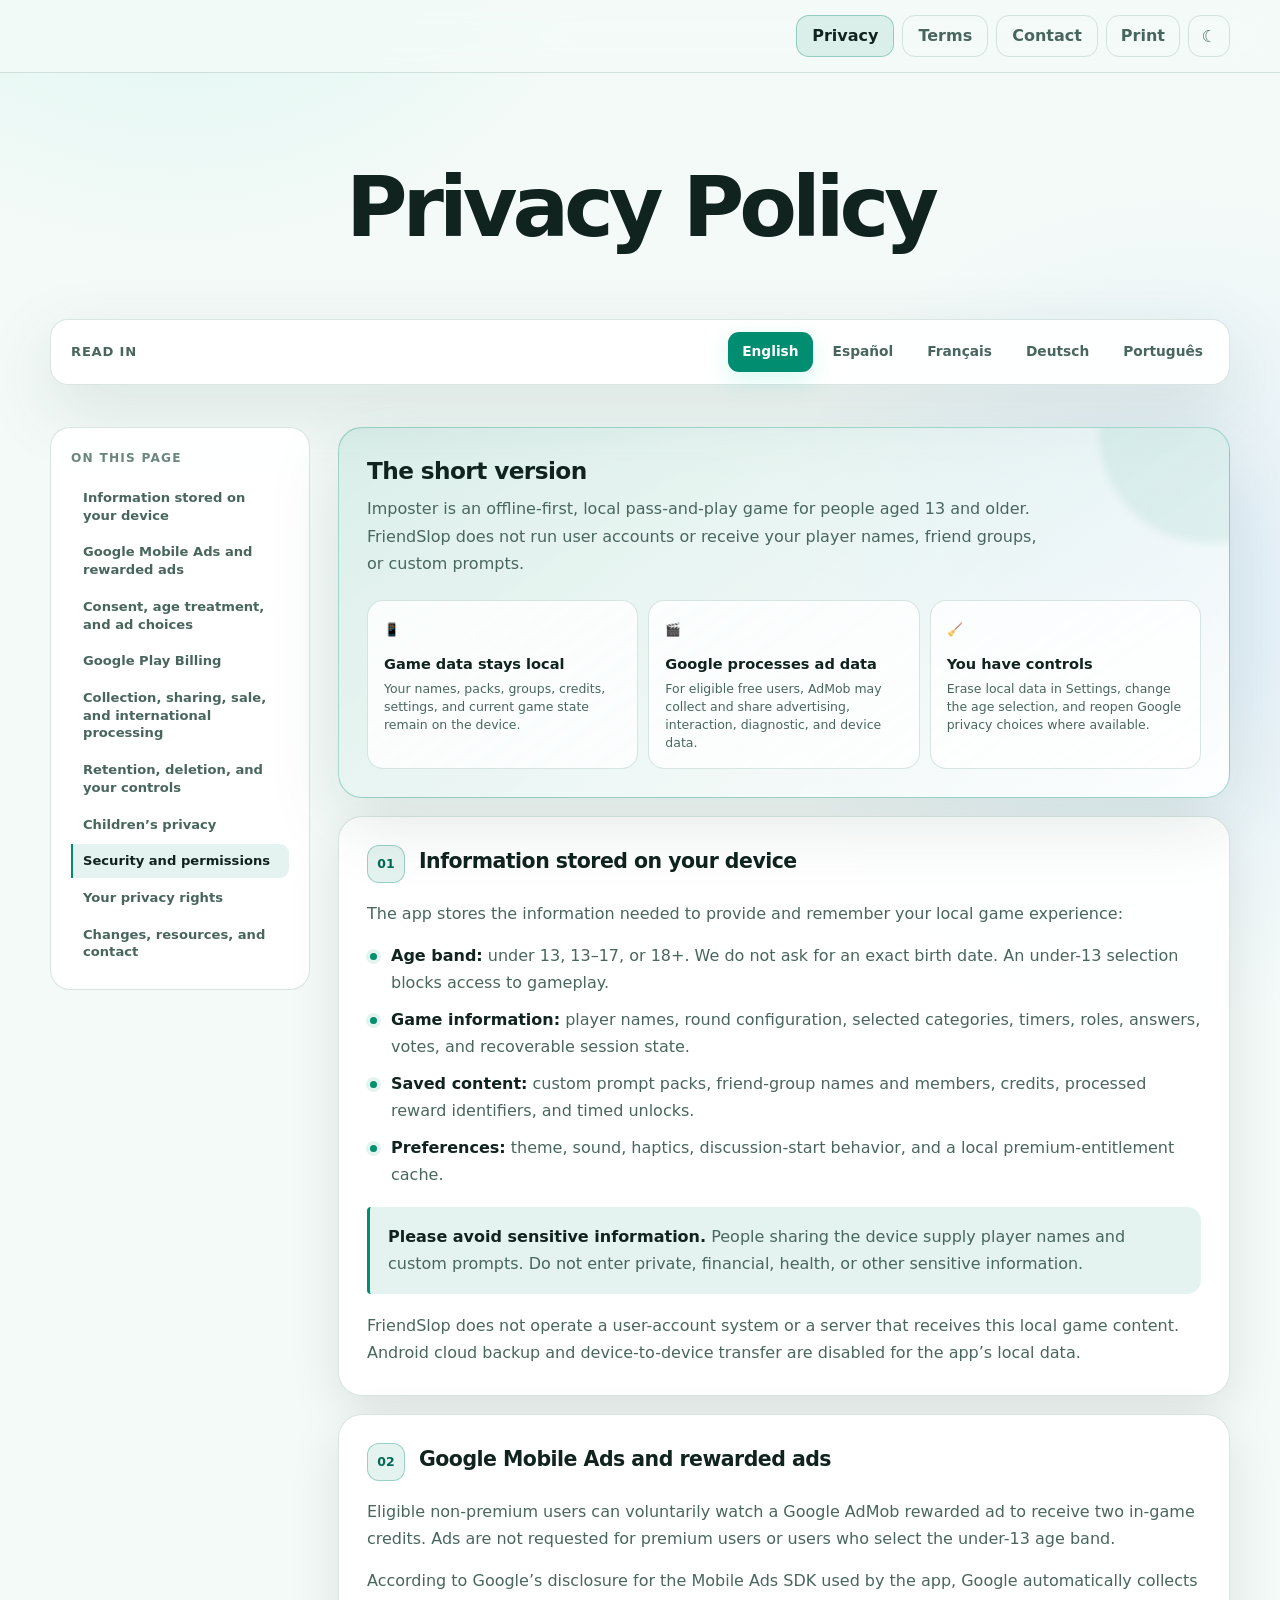
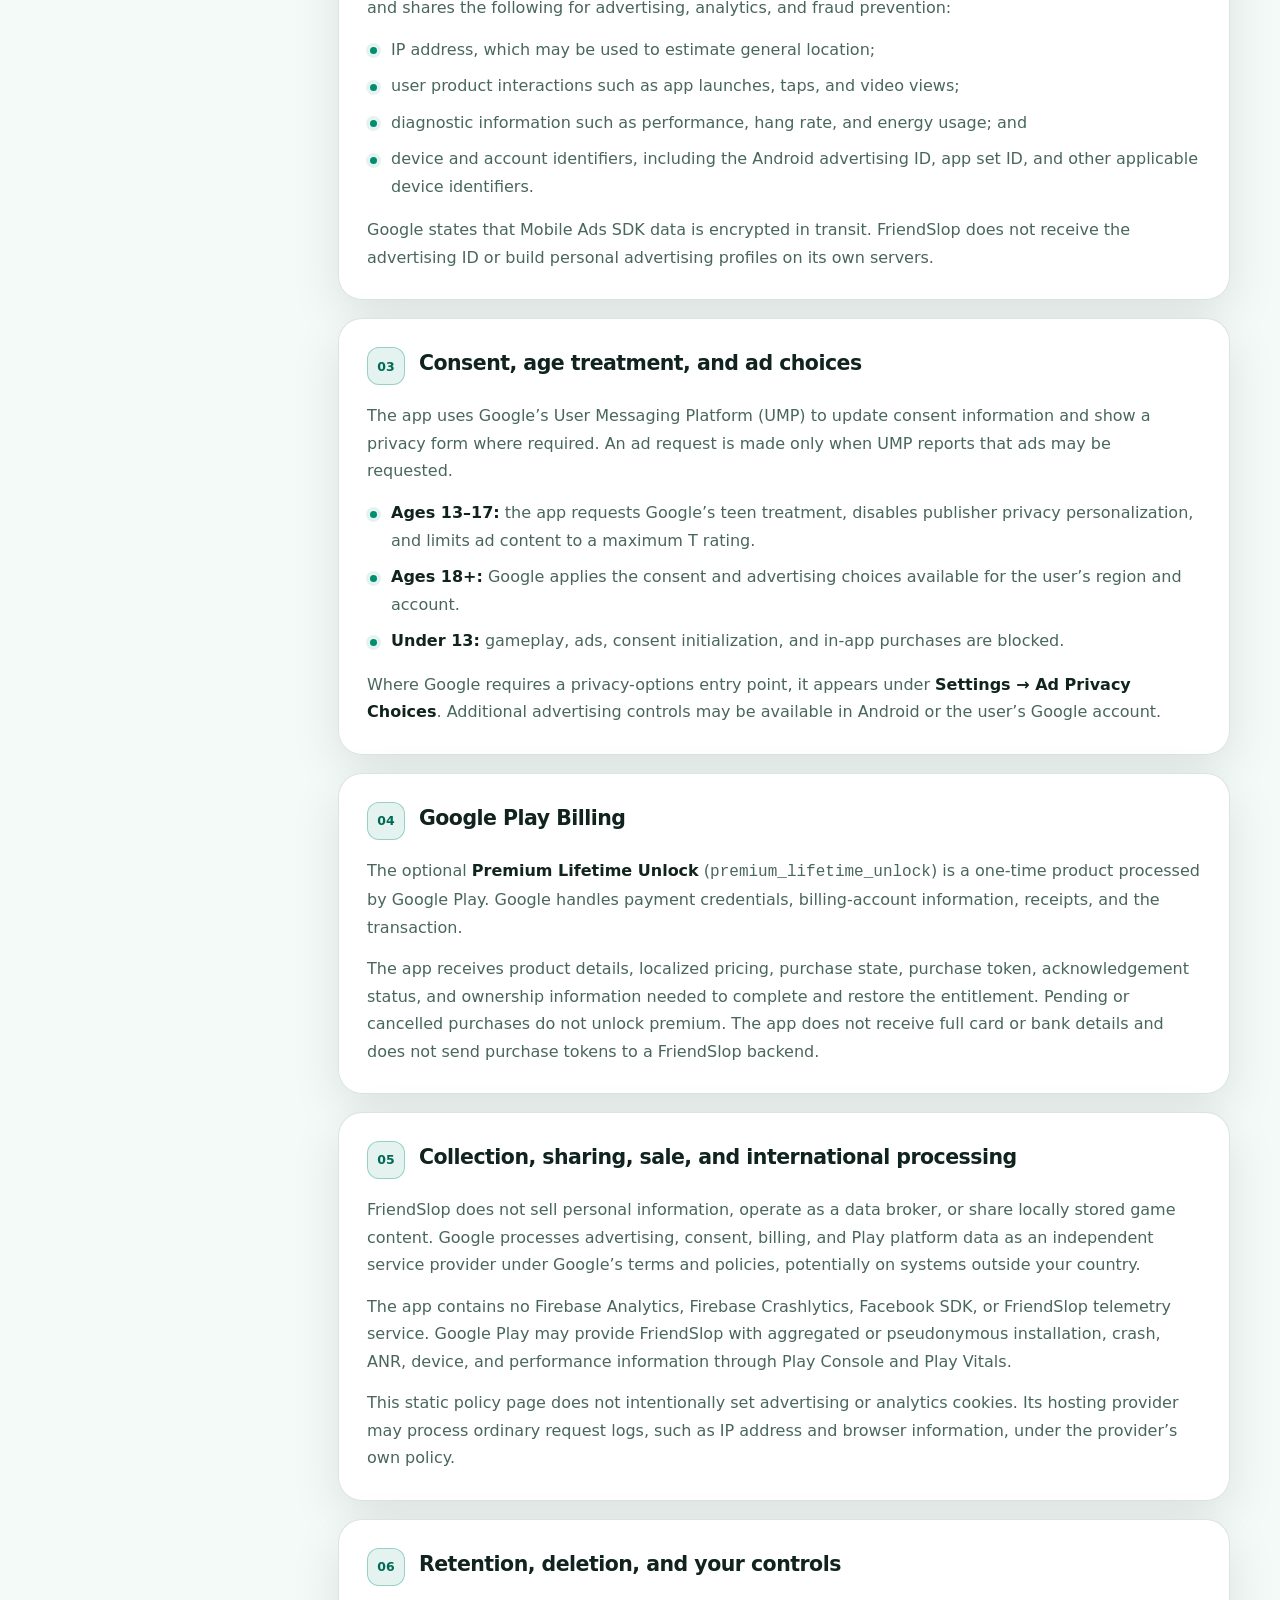
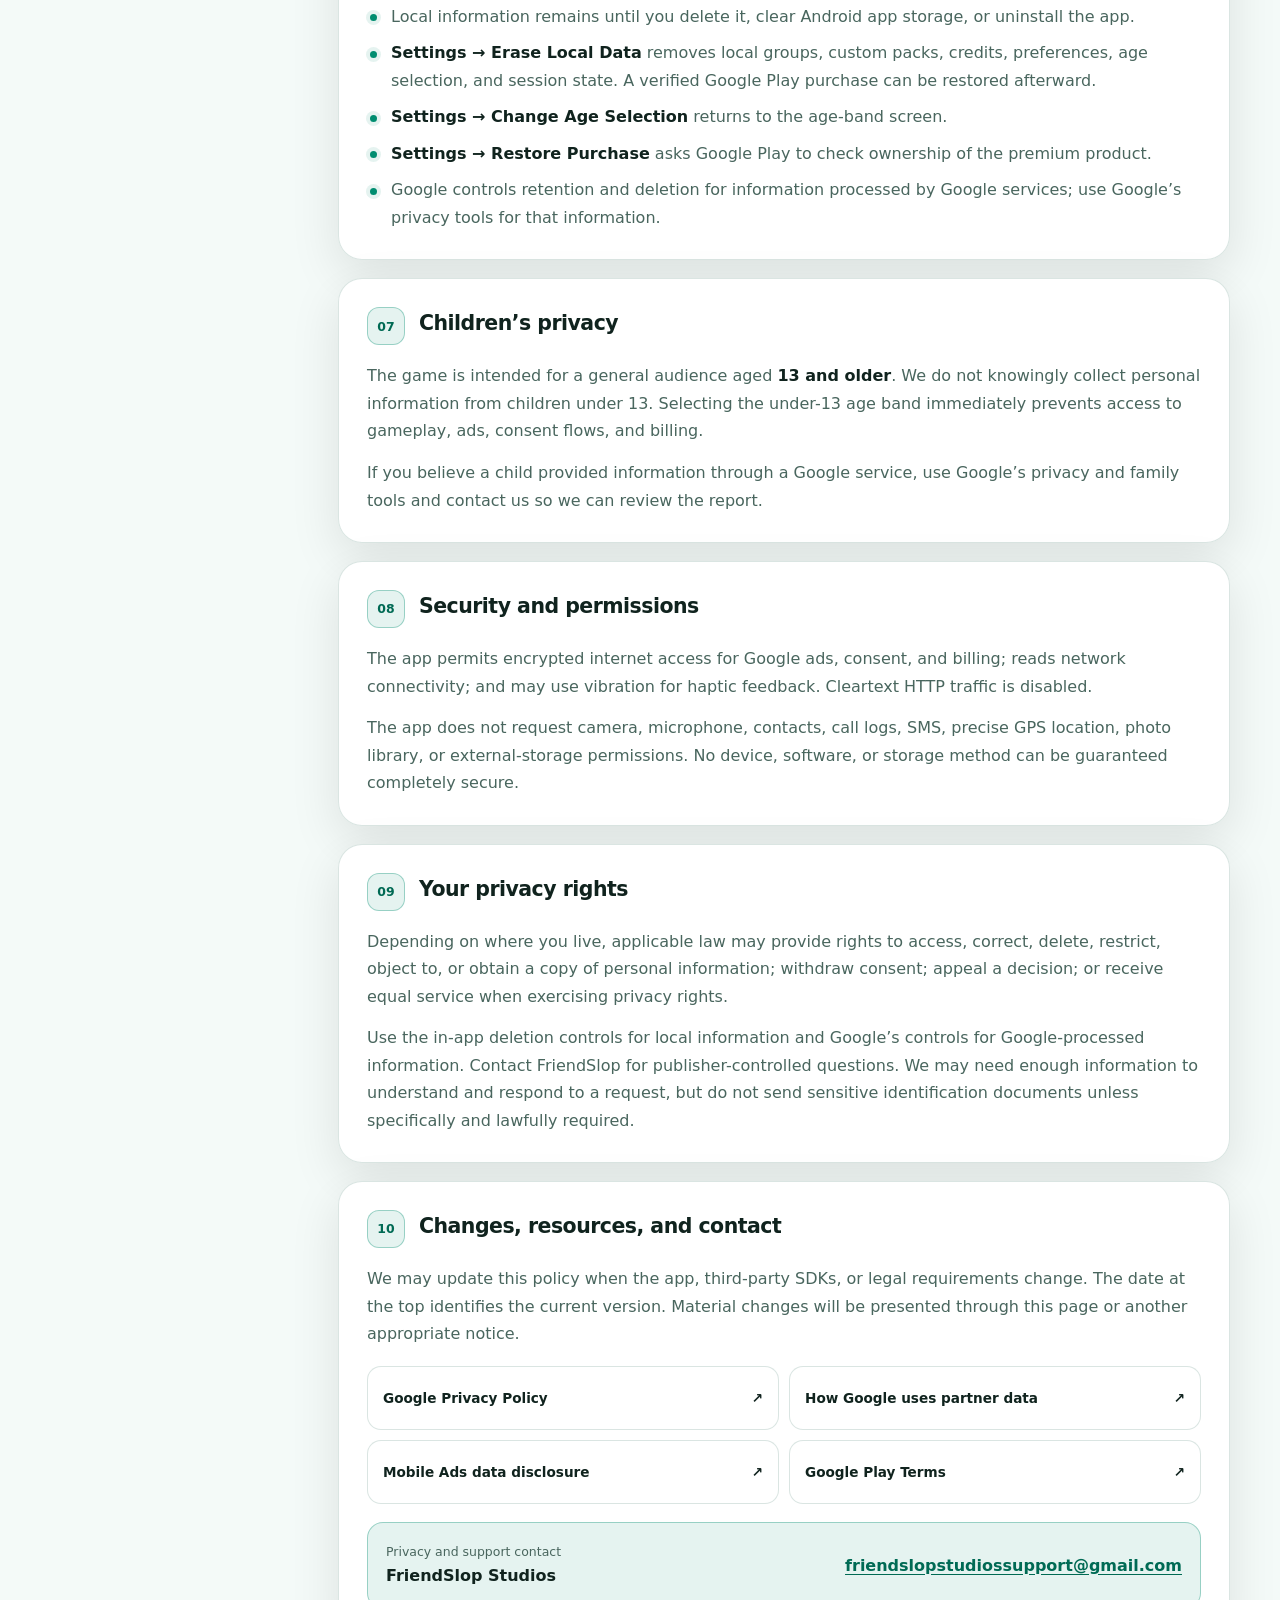
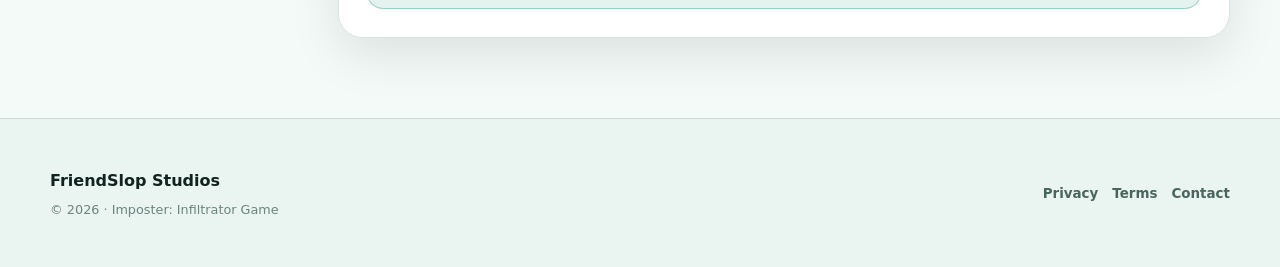
<file: index.html>
<!doctype html>
<html lang="en">
<head>
  <meta charset="utf-8">
  <meta name="viewport" content="width=device-width, initial-scale=1">
  <meta name="color-scheme" content="dark light">
  <meta name="theme-color" content="#07110f">
  <meta name="description" content="Privacy Policy for Imposter: Infiltrator Game by FriendSlop Studios.">
  <title>Privacy Policy</title>
  <link rel="icon" href="favicon.svg" type="image/svg+xml">
  <link rel="stylesheet" href="styles.css">
</head>
<body data-document="privacy">
  <div class="progress" aria-hidden="true"></div>
  <header class="site-header">
    <div class="site-shell header-inner">
      <div class="header-actions">
        <nav class="document-switch" data-i18n-aria="legalDocuments" aria-label="Legal documents">
          <a class="document-link active" data-i18n="navPrivacy" href="index.html" aria-current="page">Privacy</a>
          <a class="document-link" data-i18n="navTerms" data-document-link href="terms.html">Terms</a>
          <a class="document-link" data-i18n="navContact" data-document-link href="contact/">Contact</a>
        </nav>
        <button class="print-button" data-i18n="print" data-print type="button">Print</button>
        <button class="icon-button" data-theme-toggle type="button" aria-label="Use light theme">☀</button>
      </div>
    </div>
  </header>

  <main>
    <section class="hero site-shell">
      <h1 data-i18n="title">Privacy Policy</h1>
    </section>

    <section class="site-shell language-panel" data-i18n-aria="chooseLanguage" aria-label="Choose document language">
      <span class="language-label" data-i18n="readIn">Read in</span>
      <div class="language-tabs" role="group" data-i18n-aria="languages" aria-label="Languages">
        <button class="lang-button active" data-lang="en" aria-pressed="true" type="button">English</button>
        <button class="lang-button" data-lang="es" aria-pressed="false" type="button">Español</button>
        <button class="lang-button" data-lang="fr" aria-pressed="false" type="button">Français</button>
        <button class="lang-button" data-lang="de" aria-pressed="false" type="button">Deutsch</button>
        <button class="lang-button" data-lang="pt-br" aria-pressed="false" type="button">Português</button>
      </div>
    </section>

    <noscript><div class="site-shell noscript">JavaScript is disabled, so the English version is shown. Enable JavaScript to switch languages.</div></noscript>

    <div class="site-shell legal-layout">
      <aside class="toc" data-i18n-aria="onThisPage" aria-label="On this page">
        <p class="toc-title" data-i18n="onThisPage">On this page</p>
        <nav data-toc></nav>
      </aside>

      <div class="legal-content">
        <section class="lang-section" data-language="en" lang="en">
          <div class="snapshot">
            <h2>The short version</h2>
            <p>Imposter is an offline-first, local pass-and-play game for people aged 13 and older. FriendSlop does not run user accounts or receive your player names, friend groups, or custom prompts.</p>
            <div class="snapshot-grid">
              <div class="snapshot-item"><span class="snapshot-icon">📱</span><strong>Game data stays local</strong><span>Your names, packs, groups, credits, settings, and current game state remain on the device.</span></div>
              <div class="snapshot-item"><span class="snapshot-icon">🎬</span><strong>Google processes ad data</strong><span>For eligible free users, AdMob may collect and share advertising, interaction, diagnostic, and device data.</span></div>
              <div class="snapshot-item"><span class="snapshot-icon">🧹</span><strong>You have controls</strong><span>Erase local data in Settings, change the age selection, and reopen Google privacy choices where available.</span></div>
            </div>
          </div>

          <article class="legal-card" id="en-local" data-section>
            <div class="section-heading"><span class="section-number">01</span><h2>Information stored on your device</h2></div>
            <p>The app stores the information needed to provide and remember your local game experience:</p>
            <ul>
              <li><strong>Age band:</strong> under 13, 13–17, or 18+. We do not ask for an exact birth date. An under-13 selection blocks access to gameplay.</li>
              <li><strong>Game information:</strong> player names, round configuration, selected categories, timers, roles, answers, votes, and recoverable session state.</li>
              <li><strong>Saved content:</strong> custom prompt packs, friend-group names and members, credits, processed reward identifiers, and timed unlocks.</li>
              <li><strong>Preferences:</strong> theme, sound, haptics, discussion-start behavior, and a local premium-entitlement cache.</li>
            </ul>
            <div class="callout"><strong>Please avoid sensitive information.</strong> People sharing the device supply player names and custom prompts. Do not enter private, financial, health, or other sensitive information.</div>
            <p>FriendSlop does not operate a user-account system or a server that receives this local game content. Android cloud backup and device-to-device transfer are disabled for the app’s local data.</p>
          </article>

          <article class="legal-card" id="en-google-ads" data-section>
            <div class="section-heading"><span class="section-number">02</span><h2>Google Mobile Ads and rewarded ads</h2></div>
            <p>Eligible non-premium users can voluntarily watch a Google AdMob rewarded ad to receive two in-game credits. Ads are not requested for premium users or users who select the under-13 age band.</p>
            <p>According to Google’s disclosure for the Mobile Ads SDK used by the app, Google automatically collects and shares the following for advertising, analytics, and fraud prevention:</p>
            <ul>
              <li>IP address, which may be used to estimate general location;</li>
              <li>user product interactions such as app launches, taps, and video views;</li>
              <li>diagnostic information such as performance, hang rate, and energy usage; and</li>
              <li>device and account identifiers, including the Android advertising ID, app set ID, and other applicable device identifiers.</li>
            </ul>
            <p>Google states that Mobile Ads SDK data is encrypted in transit. FriendSlop does not receive the advertising ID or build personal advertising profiles on its own servers.</p>
          </article>

          <article class="legal-card" id="en-consent" data-section>
            <div class="section-heading"><span class="section-number">03</span><h2>Consent, age treatment, and ad choices</h2></div>
            <p>The app uses Google’s User Messaging Platform (UMP) to update consent information and show a privacy form where required. An ad request is made only when UMP reports that ads may be requested.</p>
            <ul>
              <li><strong>Ages 13–17:</strong> the app requests Google’s teen treatment, disables publisher privacy personalization, and limits ad content to a maximum T rating.</li>
              <li><strong>Ages 18+:</strong> Google applies the consent and advertising choices available for the user’s region and account.</li>
              <li><strong>Under 13:</strong> gameplay, ads, consent initialization, and in-app purchases are blocked.</li>
            </ul>
            <p>Where Google requires a privacy-options entry point, it appears under <strong>Settings → Ad Privacy Choices</strong>. Additional advertising controls may be available in Android or the user’s Google account.</p>
          </article>

          <article class="legal-card" id="en-billing" data-section>
            <div class="section-heading"><span class="section-number">04</span><h2>Google Play Billing</h2></div>
            <p>The optional <strong>Premium Lifetime Unlock</strong> (<code>premium_lifetime_unlock</code>) is a one-time product processed by Google Play. Google handles payment credentials, billing-account information, receipts, and the transaction.</p>
            <p>The app receives product details, localized pricing, purchase state, purchase token, acknowledgement status, and ownership information needed to complete and restore the entitlement. Pending or cancelled purchases do not unlock premium. The app does not receive full card or bank details and does not send purchase tokens to a FriendSlop backend.</p>
          </article>

          <article class="legal-card" id="en-sharing" data-section>
            <div class="section-heading"><span class="section-number">05</span><h2>Collection, sharing, sale, and international processing</h2></div>
            <p>FriendSlop does not sell personal information, operate as a data broker, or share locally stored game content. Google processes advertising, consent, billing, and Play platform data as an independent service provider under Google’s terms and policies, potentially on systems outside your country.</p>
            <p>The app contains no Firebase Analytics, Firebase Crashlytics, Facebook SDK, or FriendSlop telemetry service. Google Play may provide FriendSlop with aggregated or pseudonymous installation, crash, ANR, device, and performance information through Play Console and Play Vitals.</p>
            <p>This static policy page does not intentionally set advertising or analytics cookies. Its hosting provider may process ordinary request logs, such as IP address and browser information, under the provider’s own policy.</p>
          </article>

          <article class="legal-card" id="en-retention" data-section>
            <div class="section-heading"><span class="section-number">06</span><h2>Retention, deletion, and your controls</h2></div>
            <ul>
              <li>Local information remains until you delete it, clear Android app storage, or uninstall the app.</li>
              <li><strong>Settings → Erase Local Data</strong> removes local groups, custom packs, credits, preferences, age selection, and session state. A verified Google Play purchase can be restored afterward.</li>
              <li><strong>Settings → Change Age Selection</strong> returns to the age-band screen.</li>
              <li><strong>Settings → Restore Purchase</strong> asks Google Play to check ownership of the premium product.</li>
              <li>Google controls retention and deletion for information processed by Google services; use Google’s privacy tools for that information.</li>
            </ul>
          </article>

          <article class="legal-card" id="en-children" data-section>
            <div class="section-heading"><span class="section-number">07</span><h2>Children’s privacy</h2></div>
            <p>The game is intended for a general audience aged <strong>13 and older</strong>. We do not knowingly collect personal information from children under 13. Selecting the under-13 age band immediately prevents access to gameplay, ads, consent flows, and billing.</p>
            <p>If you believe a child provided information through a Google service, use Google’s privacy and family tools and contact us so we can review the report.</p>
          </article>

          <article class="legal-card" id="en-security" data-section>
            <div class="section-heading"><span class="section-number">08</span><h2>Security and permissions</h2></div>
            <p>The app permits encrypted internet access for Google ads, consent, and billing; reads network connectivity; and may use vibration for haptic feedback. Cleartext HTTP traffic is disabled.</p>
            <p>The app does not request camera, microphone, contacts, call logs, SMS, precise GPS location, photo library, or external-storage permissions. No device, software, or storage method can be guaranteed completely secure.</p>
          </article>

          <article class="legal-card" id="en-rights" data-section>
            <div class="section-heading"><span class="section-number">09</span><h2>Your privacy rights</h2></div>
            <p>Depending on where you live, applicable law may provide rights to access, correct, delete, restrict, object to, or obtain a copy of personal information; withdraw consent; appeal a decision; or receive equal service when exercising privacy rights.</p>
            <p>Use the in-app deletion controls for local information and Google’s controls for Google-processed information. Contact FriendSlop for publisher-controlled questions. We may need enough information to understand and respond to a request, but do not send sensitive identification documents unless specifically and lawfully required.</p>
          </article>

          <article class="legal-card" id="en-contact" data-section>
            <div class="section-heading"><span class="section-number">10</span><h2>Changes, resources, and contact</h2></div>
            <p>We may update this policy when the app, third-party SDKs, or legal requirements change. The date at the top identifies the current version. Material changes will be presented through this page or another appropriate notice.</p>
            <div class="link-grid">
              <a class="resource-link" href="https://policies.google.com/privacy" target="_blank" rel="noopener noreferrer">Google Privacy Policy <span>↗</span></a>
              <a class="resource-link" href="https://policies.google.com/technologies/partner-sites" target="_blank" rel="noopener noreferrer">How Google uses partner data <span>↗</span></a>
              <a class="resource-link" href="https://developers.google.com/admob/android/privacy/play-data-disclosure" target="_blank" rel="noopener noreferrer">Mobile Ads data disclosure <span>↗</span></a>
              <a class="resource-link" href="https://play.google.com/about/play-terms/" target="_blank" rel="noopener noreferrer">Google Play Terms <span>↗</span></a>
            </div>
            <div class="contact-card"><div><span>Privacy and support contact</span><strong>FriendSlop Studios</strong></div><a href="mailto:friendslopstudiossupport@gmail.com">friendslopstudiossupport@gmail.com</a></div>
          </article>
        </section>

        <section class="lang-section" data-language="es" lang="es" hidden>
          <div class="snapshot">
            <h2>Resumen rápido</h2>
            <p>Imposter es un juego local y sin conexión para compartir el dispositivo, destinado a personas de 13 años o más. FriendSlop no administra cuentas ni recibe nombres de jugadores, grupos o preguntas personalizadas.</p>
            <div class="snapshot-grid">
              <div class="snapshot-item"><span class="snapshot-icon">📱</span><strong>Los datos del juego son locales</strong><span>Nombres, paquetes, grupos, créditos, ajustes y partida actual permanecen en el dispositivo.</span></div>
              <div class="snapshot-item"><span class="snapshot-icon">🎬</span><strong>Google procesa datos publicitarios</strong><span>Para usuarios gratuitos elegibles, AdMob puede recopilar y compartir datos publicitarios, técnicos y de interacción.</span></div>
              <div class="snapshot-item"><span class="snapshot-icon">🧹</span><strong>Tú tienes el control</strong><span>Borra los datos locales, cambia la selección de edad y revisa las opciones de privacidad de Google.</span></div>
            </div>
          </div>
          <article class="legal-card" id="es-local" data-section>
            <div class="section-heading"><span class="section-number">01</span><h2>Información almacenada en tu dispositivo</h2></div>
            <p>La aplicación guarda la información necesaria para ofrecer y recordar la experiencia local:</p>
            <ul>
              <li><strong>Franja de edad:</strong> menor de 13, 13–17 o 18+. No solicitamos la fecha exacta de nacimiento. Elegir menor de 13 bloquea el juego.</li>
              <li><strong>Información del juego:</strong> nombres, configuración de ronda, categorías, temporizadores, roles, respuestas, votos y estado recuperable de la sesión.</li>
              <li><strong>Contenido guardado:</strong> paquetes personalizados, grupos y miembros, créditos, identificadores de recompensas procesadas y desbloqueos temporales.</li>
              <li><strong>Preferencias:</strong> tema, sonido, vibración, inicio de la discusión y caché local del derecho Premium.</li>
            </ul>
            <div class="callout"><strong>No introduzcas información sensible.</strong> Las personas que comparten el dispositivo proporcionan los nombres y el contenido personalizado. No incluyas datos privados, financieros o de salud.</div>
            <p>FriendSlop no mantiene cuentas ni un servidor que reciba este contenido. La copia en la nube y la transferencia entre dispositivos de Android están desactivadas para los datos locales de la aplicación.</p>
          </article>
          <article class="legal-card" id="es-google-ads" data-section>
            <div class="section-heading"><span class="section-number">02</span><h2>Google Mobile Ads y anuncios recompensados</h2></div>
            <p>Los usuarios elegibles sin Premium pueden ver voluntariamente un anuncio recompensado de AdMob para recibir dos créditos. No se solicitan anuncios para usuarios Premium ni para quienes seleccionan menor de 13 años.</p>
            <p>Según la declaración de Google para el SDK utilizado, Google recopila y comparte automáticamente, con fines de publicidad, análisis y prevención del fraude:</p>
            <ul><li>dirección IP, que puede estimar una ubicación general;</li><li>interacciones como inicios, toques y visualizaciones de vídeo;</li><li>diagnósticos de rendimiento, bloqueos y consumo de energía; y</li><li>identificadores del dispositivo y la cuenta, incluido el identificador publicitario de Android y el ID del conjunto de aplicaciones.</li></ul>
            <p>Google indica que estos datos se cifran durante la transmisión. FriendSlop no recibe el identificador publicitario ni crea perfiles publicitarios personales en servidores propios.</p>
          </article>
          <article class="legal-card" id="es-consent" data-section>
            <div class="section-heading"><span class="section-number">03</span><h2>Consentimiento, tratamiento por edad y opciones</h2></div>
            <p>La aplicación usa la Plataforma de Mensajería para Usuarios (UMP) de Google para actualizar el consentimiento y mostrar un formulario cuando sea necesario. Solo solicita anuncios cuando UMP indica que puede hacerlo.</p>
            <ul><li><strong>13–17 años:</strong> se solicita el tratamiento para adolescentes, se desactiva la personalización del editor y se limita el contenido publicitario a la clasificación máxima T.</li><li><strong>18+:</strong> Google aplica las opciones disponibles para la región y cuenta.</li><li><strong>Menores de 13:</strong> se bloquean juego, anuncios, consentimiento y compras.</li></ul>
            <p>Cuando Google lo exige, <strong>Ajustes → Opciones de privacidad de anuncios</strong> permite revisar las elecciones. Android y la cuenta de Google pueden ofrecer controles adicionales.</p>
          </article>
          <article class="legal-card" id="es-billing" data-section>
            <div class="section-heading"><span class="section-number">04</span><h2>Facturación de Google Play</h2></div>
            <p>El <strong>Desbloqueo Premium de por vida</strong> (<code>premium_lifetime_unlock</code>) es un producto de pago único procesado por Google Play. Google gestiona credenciales de pago, cuenta de facturación, recibos y transacción.</p>
            <p>La aplicación recibe detalles del producto, precio localizado, estado, token de compra, confirmación y propiedad para completar o restaurar el derecho. Las compras pendientes o canceladas no activan Premium. La aplicación no recibe datos completos de tarjeta o banco ni envía tokens a un servidor de FriendSlop.</p>
          </article>
          <article class="legal-card" id="es-sharing" data-section>
            <div class="section-heading"><span class="section-number">05</span><h2>Recopilación, intercambio, venta y tratamiento internacional</h2></div>
            <p>FriendSlop no vende información personal, no actúa como corredor de datos ni comparte el contenido local del juego. Google trata datos de publicidad, consentimiento, facturación y plataforma conforme a sus propias condiciones, posiblemente fuera de tu país.</p>
            <p>La aplicación no contiene Firebase Analytics, Firebase Crashlytics, SDK de Facebook ni telemetría de FriendSlop. Google Play puede proporcionar información agregada o seudónima sobre instalaciones, fallos, ANR, dispositivos y rendimiento mediante Play Console y Play Vitals.</p>
            <p>Esta página estática no instala intencionadamente cookies publicitarias o analíticas. El proveedor de alojamiento puede procesar registros normales de solicitud conforme a su política.</p>
          </article>
          <article class="legal-card" id="es-retention" data-section>
            <div class="section-heading"><span class="section-number">06</span><h2>Conservación, eliminación y controles</h2></div>
            <ul><li>La información local permanece hasta que la elimines, borres el almacenamiento de Android o desinstales la aplicación.</li><li><strong>Ajustes → Borrar datos locales</strong> elimina grupos, paquetes, créditos, preferencias, edad y sesión. Una compra verificada puede restaurarse.</li><li><strong>Cambiar selección de edad</strong> vuelve a la pantalla de edad.</li><li><strong>Restaurar compra</strong> solicita a Google Play comprobar Premium.</li><li>Google controla la conservación de sus servicios; usa sus herramientas para esos datos.</li></ul>
          </article>
          <article class="legal-card" id="es-children" data-section>
            <div class="section-heading"><span class="section-number">07</span><h2>Privacidad infantil</h2></div>
            <p>El juego está destinado a un público general de <strong>13 años o más</strong>. No recopilamos conscientemente información personal de menores de 13 años. Esa selección bloquea inmediatamente juego, anuncios, consentimiento y facturación.</p>
            <p>Si crees que un menor proporcionó información mediante un servicio de Google, utiliza las herramientas de privacidad y familia de Google y contáctanos.</p>
          </article>
          <article class="legal-card" id="es-security" data-section>
            <div class="section-heading"><span class="section-number">08</span><h2>Seguridad y permisos</h2></div>
            <p>La aplicación permite Internet cifrado para anuncios, consentimiento y facturación de Google; comprueba la conexión y puede usar vibración. El tráfico HTTP sin cifrar está desactivado.</p>
            <p>No solicita cámara, micrófono, contactos, llamadas, SMS, ubicación GPS precisa, fotos ni almacenamiento externo. Ningún sistema puede garantizar seguridad absoluta.</p>
          </article>
          <article class="legal-card" id="es-rights" data-section>
            <div class="section-heading"><span class="section-number">09</span><h2>Tus derechos de privacidad</h2></div>
            <p>Según tu residencia, puedes tener derechos de acceso, corrección, eliminación, limitación, oposición, portabilidad, retirada del consentimiento, apelación o no discriminación.</p>
            <p>Usa los controles de la aplicación para datos locales y los de Google para datos tratados por Google. Contacta a FriendSlop para asuntos bajo su control. No envíes documentos de identidad sensibles salvo que sean necesarios y se soliciten legalmente.</p>
          </article>
          <article class="legal-card" id="es-contact" data-section>
            <div class="section-heading"><span class="section-number">10</span><h2>Cambios, recursos y contacto</h2></div>
            <p>Podemos actualizar esta política cuando cambien la aplicación, los SDK o la ley. La fecha superior identifica la versión vigente y los cambios importantes se comunicarán aquí o mediante otro aviso apropiado.</p>
            <div class="link-grid"><a class="resource-link" href="https://policies.google.com/privacy" target="_blank" rel="noopener noreferrer">Privacidad de Google <span>↗</span></a><a class="resource-link" href="https://policies.google.com/technologies/partner-sites" target="_blank" rel="noopener noreferrer">Uso de datos por Google <span>↗</span></a><a class="resource-link" href="https://developers.google.com/admob/android/privacy/play-data-disclosure" target="_blank" rel="noopener noreferrer">Datos de Mobile Ads <span>↗</span></a><a class="resource-link" href="https://play.google.com/about/play-terms/" target="_blank" rel="noopener noreferrer">Condiciones de Google Play <span>↗</span></a></div>
            <div class="contact-card"><div><span>Contacto de privacidad y soporte</span><strong>FriendSlop Studios</strong></div><a href="mailto:friendslopstudiossupport@gmail.com">friendslopstudiossupport@gmail.com</a></div>
          </article>
        </section>

        <section class="lang-section" data-language="fr" lang="fr" hidden>
          <div class="snapshot">
            <h2>En bref</h2>
            <p>Imposter est un jeu local, hors ligne et partagé sur un même appareil, destiné aux personnes de 13 ans et plus. FriendSlop ne gère aucun compte et ne reçoit ni noms de joueurs, ni groupes, ni contenus personnalisés.</p>
            <div class="snapshot-grid"><div class="snapshot-item"><span class="snapshot-icon">📱</span><strong>Les données de jeu restent locales</strong><span>Noms, packs, groupes, crédits, réglages et partie en cours restent sur l’appareil.</span></div><div class="snapshot-item"><span class="snapshot-icon">🎬</span><strong>Google traite les données publicitaires</strong><span>Pour les utilisateurs gratuits éligibles, AdMob peut collecter et partager des données publicitaires, techniques et d’interaction.</span></div><div class="snapshot-item"><span class="snapshot-icon">🧹</span><strong>Vous gardez le contrôle</strong><span>Effacez les données locales, changez l’âge sélectionné et consultez les choix Google.</span></div></div>
          </div>
          <article class="legal-card" id="fr-local" data-section><div class="section-heading"><span class="section-number">01</span><h2>Informations stockées sur votre appareil</h2></div><p>L’application conserve les informations nécessaires à l’expérience locale :</p><ul><li><strong>Tranche d’âge :</strong> moins de 13 ans, 13–17 ans ou 18+. Aucune date de naissance exacte n’est demandée. Le choix « moins de 13 ans » bloque le jeu.</li><li><strong>Données de jeu :</strong> noms, paramètres de manche, catégories, minuteries, rôles, réponses, votes et état de session récupérable.</li><li><strong>Contenu enregistré :</strong> packs personnalisés, groupes et membres, crédits, identifiants de récompense traités et déverrouillages temporaires.</li><li><strong>Préférences :</strong> thème, son, vibrations, lancement de la discussion et cache local du droit Premium.</li></ul><div class="callout"><strong>N’inscrivez aucune information sensible.</strong> Les participants saisissent les noms et contenus personnalisés. Évitez les données privées, financières ou de santé.</div><p>FriendSlop ne gère ni comptes ni serveur recevant ce contenu. La sauvegarde cloud et le transfert Android sont désactivés pour les données locales.</p></article>
          <article class="legal-card" id="fr-google-ads" data-section><div class="section-heading"><span class="section-number">02</span><h2>Google Mobile Ads et publicités récompensées</h2></div><p>Les utilisateurs éligibles sans Premium peuvent choisir de regarder une publicité AdMob pour recevoir deux crédits. Aucune publicité n’est demandée pour les utilisateurs Premium ou ayant choisi moins de 13 ans.</p><p>Selon la déclaration de Google pour le SDK utilisé, Google collecte et partage automatiquement, pour la publicité, l’analyse et la prévention de la fraude :</p><ul><li>l’adresse IP, pouvant estimer une zone géographique générale ;</li><li>les interactions, dont lancements, appuis et vues vidéo ;</li><li>les diagnostics de performance, blocages et consommation d’énergie ;</li><li>les identifiants d’appareil et de compte, dont l’identifiant publicitaire Android et l’App Set ID.</li></ul><p>Google indique que ces données sont chiffrées en transit. FriendSlop ne reçoit pas l’identifiant publicitaire et ne crée pas de profils publicitaires sur ses propres serveurs.</p></article>
          <article class="legal-card" id="fr-consent" data-section><div class="section-heading"><span class="section-number">03</span><h2>Consentement, âge et choix publicitaires</h2></div><p>L’application utilise la User Messaging Platform (UMP) de Google pour actualiser le consentement et afficher un formulaire lorsque nécessaire. Une publicité n’est demandée que si UMP l’autorise.</p><ul><li><strong>13–17 ans :</strong> traitement adolescent demandé, personnalisation de l’éditeur désactivée et contenu limité au classement maximal T.</li><li><strong>18+ :</strong> Google applique les choix disponibles pour la région et le compte.</li><li><strong>Moins de 13 ans :</strong> jeu, publicités, consentement et achats sont bloqués.</li></ul><p>Lorsque Google l’exige, <strong>Paramètres → Choix de confidentialité publicitaire</strong> permet de revoir les choix. Android et le compte Google peuvent proposer d’autres contrôles.</p></article>
          <article class="legal-card" id="fr-billing" data-section><div class="section-heading"><span class="section-number">04</span><h2>Facturation Google Play</h2></div><p>Le <strong>Déblocage Premium à vie</strong> (<code>premium_lifetime_unlock</code>) est un achat unique traité par Google Play. Google gère les moyens de paiement, le compte de facturation, les reçus et la transaction.</p><p>L’application reçoit les détails du produit, le prix localisé, l’état, le jeton d’achat, l’accusé de traitement et la propriété nécessaires à l’activation ou la restauration. Un achat en attente ou annulé n’active pas Premium. L’application ne reçoit pas les données bancaires complètes et n’envoie aucun jeton à un serveur FriendSlop.</p></article>
          <article class="legal-card" id="fr-sharing" data-section><div class="section-heading"><span class="section-number">05</span><h2>Collecte, partage, vente et traitement international</h2></div><p>FriendSlop ne vend pas d’informations personnelles, n’est pas courtier en données et ne partage pas le contenu local. Google traite les données de publicité, consentement, facturation et plateforme selon ses propres conditions, éventuellement hors de votre pays.</p><p>L’application n’intègre ni Firebase Analytics, ni Firebase Crashlytics, ni SDK Facebook, ni télémétrie FriendSlop. Google Play peut fournir des données agrégées ou pseudonymes d’installation, de plantage, d’ANR, d’appareil et de performance via Play Console et Play Vitals.</p><p>Cette page statique ne place volontairement aucun cookie publicitaire ou analytique. L’hébergeur peut traiter des journaux de requêtes ordinaires selon sa politique.</p></article>
          <article class="legal-card" id="fr-retention" data-section><div class="section-heading"><span class="section-number">06</span><h2>Conservation, suppression et contrôles</h2></div><ul><li>Les informations locales restent jusqu’à leur suppression, l’effacement du stockage Android ou la désinstallation.</li><li><strong>Paramètres → Effacer les données locales</strong> supprime groupes, packs, crédits, préférences, âge et session. Un achat Google Play vérifié peut être restauré.</li><li><strong>Changer l’âge sélectionné</strong> rouvre l’écran d’âge.</li><li><strong>Restaurer l’achat</strong> demande à Google Play de vérifier Premium.</li><li>Google contrôle la conservation de ses services ; utilisez ses outils pour ces données.</li></ul></article>
          <article class="legal-card" id="fr-children" data-section><div class="section-heading"><span class="section-number">07</span><h2>Vie privée des enfants</h2></div><p>Le jeu s’adresse à un public général de <strong>13 ans et plus</strong>. Nous ne collectons pas sciemment les informations personnelles d’enfants de moins de 13 ans. Ce choix bloque immédiatement jeu, publicités, consentement et facturation.</p><p>Si vous pensez qu’un enfant a transmis des informations via un service Google, utilisez les outils Google de confidentialité et de famille et contactez-nous.</p></article>
          <article class="legal-card" id="fr-security" data-section><div class="section-heading"><span class="section-number">08</span><h2>Sécurité et autorisations</h2></div><p>L’application autorise l’accès Internet chiffré pour les publicités, le consentement et la facturation Google, vérifie la connexion réseau et peut vibrer. Le trafic HTTP non chiffré est désactivé.</p><p>Elle ne demande aucun accès à la caméra, au microphone, aux contacts, aux appels, aux SMS, à la position GPS précise, aux photos ou au stockage externe. Aucun système ne peut garantir une sécurité absolue.</p></article>
          <article class="legal-card" id="fr-rights" data-section><div class="section-heading"><span class="section-number">09</span><h2>Vos droits</h2></div><p>Selon votre lieu de résidence, vous pouvez disposer de droits d’accès, rectification, suppression, limitation, opposition, portabilité, retrait du consentement, recours ou non-discrimination.</p><p>Utilisez les contrôles de l’application pour les données locales et ceux de Google pour les données Google. Contactez FriendSlop pour les sujets sous son contrôle. N’envoyez aucun document d’identité sensible sauf demande légale et nécessaire.</p></article>
          <article class="legal-card" id="fr-contact" data-section><div class="section-heading"><span class="section-number">10</span><h2>Modifications, ressources et contact</h2></div><p>Nous pouvons mettre à jour cette politique si l’application, les SDK ou la loi changent. La date en haut indique la version actuelle. Les changements importants seront signalés ici ou par un autre avis approprié.</p><div class="link-grid"><a class="resource-link" href="https://policies.google.com/privacy" target="_blank" rel="noopener noreferrer">Confidentialité Google <span>↗</span></a><a class="resource-link" href="https://policies.google.com/technologies/partner-sites" target="_blank" rel="noopener noreferrer">Utilisation des données par Google <span>↗</span></a><a class="resource-link" href="https://developers.google.com/admob/android/privacy/play-data-disclosure" target="_blank" rel="noopener noreferrer">Données Mobile Ads <span>↗</span></a><a class="resource-link" href="https://play.google.com/about/play-terms/" target="_blank" rel="noopener noreferrer">Conditions Google Play <span>↗</span></a></div><div class="contact-card"><div><span>Contact confidentialité et assistance</span><strong>FriendSlop Studios</strong></div><a href="mailto:friendslopstudiossupport@gmail.com">friendslopstudiossupport@gmail.com</a></div></article>
        </section>

        <section class="lang-section" data-language="de" lang="de" hidden>
          <div class="snapshot"><h2>Kurzfassung</h2><p>Imposter ist ein lokales Offline-Spiel zum Weiterreichen des Geräts für Personen ab 13 Jahren. FriendSlop betreibt keine Konten und erhält keine Spielernamen, Gruppen oder eigenen Inhalte.</p><div class="snapshot-grid"><div class="snapshot-item"><span class="snapshot-icon">📱</span><strong>Spieldaten bleiben lokal</strong><span>Namen, Pakete, Gruppen, Credits, Einstellungen und Spielstand bleiben auf dem Gerät.</span></div><div class="snapshot-item"><span class="snapshot-icon">🎬</span><strong>Google verarbeitet Werbedaten</strong><span>Bei berechtigten kostenlosen Nutzern kann AdMob Werbe-, Interaktions-, Diagnose- und Gerätedaten erfassen und teilen.</span></div><div class="snapshot-item"><span class="snapshot-icon">🧹</span><strong>Sie behalten die Kontrolle</strong><span>Löschen Sie lokale Daten, ändern Sie die Altersauswahl und prüfen Sie Google-Datenschutzoptionen.</span></div></div></div>
          <article class="legal-card" id="de-local" data-section><div class="section-heading"><span class="section-number">01</span><h2>Auf Ihrem Gerät gespeicherte Informationen</h2></div><p>Die App speichert die für das lokale Spielerlebnis nötigen Informationen:</p><ul><li><strong>Altersgruppe:</strong> unter 13, 13–17 oder 18+. Ein genaues Geburtsdatum wird nicht abgefragt. Unter 13 blockiert den Spielzugang.</li><li><strong>Spieldaten:</strong> Namen, Rundeneinstellungen, Kategorien, Timer, Rollen, Antworten, Abstimmungen und wiederherstellbarer Sitzungsstand.</li><li><strong>Gespeicherte Inhalte:</strong> eigene Prompt-Pakete, Gruppen und Mitglieder, Credits, verarbeitete Belohnungskennungen und zeitlich begrenzte Freischaltungen.</li><li><strong>Einstellungen:</strong> Design, Ton, Haptik, Diskussionsstart und lokaler Premium-Berechtigungsstatus.</li></ul><div class="callout"><strong>Keine sensiblen Daten eingeben.</strong> Teilnehmende geben Namen und eigene Inhalte ein. Vermeiden Sie private, finanzielle oder gesundheitliche Angaben.</div><p>FriendSlop betreibt weder Konten noch einen Server, der diese Inhalte empfängt. Android-Cloud-Backup und Geräteübertragung sind für lokale App-Daten deaktiviert.</p></article>
          <article class="legal-card" id="de-google-ads" data-section><div class="section-heading"><span class="section-number">02</span><h2>Google Mobile Ads und Werbeprämien</h2></div><p>Berechtigte Nutzer ohne Premium können freiwillig eine AdMob-Werbung ansehen und zwei Credits erhalten. Für Premium- oder Unter-13-Nutzer werden keine Anzeigen angefordert.</p><p>Laut Googles Offenlegung für das verwendete SDK erfasst und teilt Google für Werbung, Analyse und Betrugsprävention automatisch:</p><ul><li>IP-Adresse zur möglichen Schätzung des allgemeinen Standorts;</li><li>Interaktionen wie App-Starts, Tippen und Videoaufrufe;</li><li>Diagnosedaten zu Leistung, Hängern und Energieverbrauch; und</li><li>Geräte- und Kontokennungen einschließlich Android-Werbe-ID und App-Set-ID.</li></ul><p>Google gibt an, diese Daten bei der Übertragung zu verschlüsseln. FriendSlop erhält die Werbe-ID nicht und erstellt keine eigenen personenbezogenen Werbeprofile.</p></article>
          <article class="legal-card" id="de-consent" data-section><div class="section-heading"><span class="section-number">03</span><h2>Einwilligung, Altersbehandlung und Werbeoptionen</h2></div><p>Die App nutzt Googles User Messaging Platform (UMP), um Einwilligungsinformationen zu aktualisieren und erforderliche Formulare anzuzeigen. Anzeigen werden nur angefordert, wenn UMP dies erlaubt.</p><ul><li><strong>13–17:</strong> Teenager-Behandlung wird angefordert, Publisher-Personalisierung deaktiviert und Anzeigeninhalt auf maximal T begrenzt.</li><li><strong>18+:</strong> Google wendet die für Region und Konto verfügbaren Optionen an.</li><li><strong>Unter 13:</strong> Spiel, Werbung, Einwilligungsablauf und Käufe sind gesperrt.</li></ul><p>Wenn erforderlich, können Entscheidungen unter <strong>Einstellungen → Datenschutzoptionen für Werbung</strong> überprüft werden. Android und Google-Konto können weitere Kontrollen bieten.</p></article>
          <article class="legal-card" id="de-billing" data-section><div class="section-heading"><span class="section-number">04</span><h2>Google Play-Abrechnung</h2></div><p>Die optionale <strong>lebenslange Premium-Freischaltung</strong> (<code>premium_lifetime_unlock</code>) ist ein einmaliges Produkt, das Google Play verarbeitet. Google verwaltet Zahlungsdaten, Abrechnungskonto, Belege und Transaktion.</p><p>Die App erhält Produktdetails, lokalen Preis, Kaufstatus, Kauf-Token, Bestätigungsstatus und Eigentumsinformation für Aktivierung oder Wiederherstellung. Ausstehende oder stornierte Käufe schalten Premium nicht frei. Vollständige Karten- oder Bankdaten werden nicht empfangen; Kauf-Tokens werden nicht an einen FriendSlop-Server gesendet.</p></article>
          <article class="legal-card" id="de-sharing" data-section><div class="section-heading"><span class="section-number">05</span><h2>Erhebung, Weitergabe, Verkauf und internationale Verarbeitung</h2></div><p>FriendSlop verkauft keine personenbezogenen Daten, ist kein Datenhändler und teilt lokale Spielinhalte nicht. Google verarbeitet Werbe-, Einwilligungs-, Abrechnungs- und Plattformdaten nach eigenen Bedingungen, möglicherweise außerhalb Ihres Landes.</p><p>Die App enthält weder Firebase Analytics, Firebase Crashlytics, Facebook SDK noch FriendSlop-Telemetrie. Google Play kann aggregierte oder pseudonyme Installations-, Absturz-, ANR-, Geräte- und Leistungsdaten über Play Console und Play Vitals bereitstellen.</p><p>Diese statische Seite setzt bewusst keine Werbe- oder Analyse-Cookies. Der Hosting-Anbieter kann übliche Anfrageprotokolle nach seiner Richtlinie verarbeiten.</p></article>
          <article class="legal-card" id="de-retention" data-section><div class="section-heading"><span class="section-number">06</span><h2>Speicherung, Löschung und Kontrollen</h2></div><ul><li>Lokale Informationen bleiben bis zur Löschung, zum Leeren des Android-App-Speichers oder zur Deinstallation.</li><li><strong>Einstellungen → Lokale Daten löschen</strong> entfernt Gruppen, Pakete, Credits, Einstellungen, Altersauswahl und Sitzung. Ein bestätigter Google-Play-Kauf kann wiederhergestellt werden.</li><li><strong>Altersauswahl ändern</strong> öffnet die Altersseite erneut.</li><li><strong>Kauf wiederherstellen</strong> lässt Google Play Premium prüfen.</li><li>Google bestimmt die Aufbewahrung seiner Servicedaten; nutzen Sie dafür Googles Datenschutztools.</li></ul></article>
          <article class="legal-card" id="de-children" data-section><div class="section-heading"><span class="section-number">07</span><h2>Datenschutz von Kindern</h2></div><p>Das Spiel richtet sich an ein allgemeines Publikum ab <strong>13 Jahren</strong>. Wir erheben wissentlich keine personenbezogenen Daten von Kindern unter 13. Diese Auswahl sperrt sofort Spiel, Werbung, Einwilligungsablauf und Abrechnung.</p><p>Wenn ein Kind über einen Google-Dienst Daten übermittelt haben könnte, nutzen Sie Googles Datenschutz- und Familientools und kontaktieren Sie uns.</p></article>
          <article class="legal-card" id="de-security" data-section><div class="section-heading"><span class="section-number">08</span><h2>Sicherheit und Berechtigungen</h2></div><p>Die App erlaubt verschlüsselten Internetzugang für Google-Werbung, Einwilligung und Abrechnung, prüft die Netzwerkverbindung und kann vibrieren. Unverschlüsseltes HTTP ist deaktiviert.</p><p>Sie fordert keinen Zugriff auf Kamera, Mikrofon, Kontakte, Anruflisten, SMS, genauen GPS-Standort, Fotos oder externen Speicher an. Vollständige Sicherheit kann kein System garantieren.</p></article>
          <article class="legal-card" id="de-rights" data-section><div class="section-heading"><span class="section-number">09</span><h2>Ihre Datenschutzrechte</h2></div><p>Je nach Wohnort können Rechte auf Auskunft, Berichtigung, Löschung, Einschränkung, Widerspruch, Datenübertragbarkeit, Widerruf, Beschwerde oder Gleichbehandlung bestehen.</p><p>Nutzen Sie App-Kontrollen für lokale Daten und Google-Kontrollen für Google-Daten. Kontaktieren Sie FriendSlop zu dessen Verantwortungsbereich. Senden Sie keine sensiblen Ausweisdokumente, außer sie werden rechtmäßig und notwendig angefordert.</p></article>
          <article class="legal-card" id="de-contact" data-section><div class="section-heading"><span class="section-number">10</span><h2>Änderungen, Ressourcen und Kontakt</h2></div><p>Wir können diese Richtlinie aktualisieren, wenn sich App, SDKs oder Rechtslage ändern. Das Datum oben bezeichnet die aktuelle Fassung. Wesentliche Änderungen werden hier oder durch einen anderen geeigneten Hinweis bekannt gegeben.</p><div class="link-grid"><a class="resource-link" href="https://policies.google.com/privacy" target="_blank" rel="noopener noreferrer">Google-Datenschutz <span>↗</span></a><a class="resource-link" href="https://policies.google.com/technologies/partner-sites" target="_blank" rel="noopener noreferrer">Googles Datennutzung <span>↗</span></a><a class="resource-link" href="https://developers.google.com/admob/android/privacy/play-data-disclosure" target="_blank" rel="noopener noreferrer">Mobile-Ads-Daten <span>↗</span></a><a class="resource-link" href="https://play.google.com/about/play-terms/" target="_blank" rel="noopener noreferrer">Google Play-Bedingungen <span>↗</span></a></div><div class="contact-card"><div><span>Datenschutz und Support</span><strong>FriendSlop Studios</strong></div><a href="mailto:friendslopstudiossupport@gmail.com">friendslopstudiossupport@gmail.com</a></div></article>
        </section>

        <section class="lang-section" data-language="pt-br" lang="pt-BR" hidden>
          <div class="snapshot"><h2>Resumo rápido</h2><p>Imposter é um jogo local, offline e de passar o aparelho, destinado a pessoas com 13 anos ou mais. A FriendSlop não mantém contas nem recebe nomes, grupos ou conteúdo personalizado.</p><div class="snapshot-grid"><div class="snapshot-item"><span class="snapshot-icon">📱</span><strong>Os dados do jogo ficam no aparelho</strong><span>Nomes, pacotes, grupos, créditos, preferências e partida atual permanecem localmente.</span></div><div class="snapshot-item"><span class="snapshot-icon">🎬</span><strong>O Google processa dados de anúncios</strong><span>Para usuários gratuitos qualificados, o AdMob pode coletar e compartilhar dados de publicidade, interação, diagnóstico e dispositivo.</span></div><div class="snapshot-item"><span class="snapshot-icon">🧹</span><strong>Você tem controles</strong><span>Apague dados locais, altere a faixa etária e reveja escolhas de privacidade do Google.</span></div></div></div>
          <article class="legal-card" id="pt-local" data-section><div class="section-heading"><span class="section-number">01</span><h2>Informações armazenadas no seu aparelho</h2></div><p>O aplicativo guarda as informações necessárias para a experiência local:</p><ul><li><strong>Faixa etária:</strong> menor de 13, 13–17 ou 18+. Não pedimos a data exata de nascimento. Selecionar menor de 13 bloqueia o jogo.</li><li><strong>Dados do jogo:</strong> nomes, configuração da rodada, categorias, cronômetros, papéis, respostas, votos e estado recuperável da sessão.</li><li><strong>Conteúdo salvo:</strong> pacotes personalizados, grupos e membros, créditos, identificadores de recompensa processados e desbloqueios temporários.</li><li><strong>Preferências:</strong> tema, som, resposta tátil, início da discussão e cache local do direito Premium.</li></ul><div class="callout"><strong>Não insira informações sensíveis.</strong> As pessoas que compartilham o aparelho fornecem nomes e conteúdo personalizado. Evite dados privados, financeiros ou de saúde.</div><p>A FriendSlop não mantém contas nem servidor que receba esse conteúdo. O backup em nuvem e a transferência entre aparelhos Android estão desativados para os dados locais.</p></article>
          <article class="legal-card" id="pt-google-ads" data-section><div class="section-heading"><span class="section-number">02</span><h2>Google Mobile Ads e anúncios premiados</h2></div><p>Usuários qualificados sem Premium podem escolher assistir a um anúncio premiado do AdMob para receber dois créditos. Nenhum anúncio é solicitado para usuários Premium ou menores de 13 anos.</p><p>Segundo a divulgação do Google para o SDK usado, o Google coleta e compartilha automaticamente, para publicidade, análise e prevenção de fraude:</p><ul><li>endereço IP, que pode estimar localização geral;</li><li>interações como abertura do app, toques e visualizações de vídeo;</li><li>diagnósticos de desempenho, travamentos e uso de energia; e</li><li>identificadores do aparelho e da conta, incluindo ID de publicidade Android e App Set ID.</li></ul><p>O Google informa que esses dados são criptografados em trânsito. A FriendSlop não recebe o ID de publicidade nem cria perfis publicitários em servidores próprios.</p></article>
          <article class="legal-card" id="pt-consent" data-section><div class="section-heading"><span class="section-number">03</span><h2>Consentimento, tratamento por idade e escolhas</h2></div><p>O aplicativo usa a User Messaging Platform (UMP) do Google para atualizar o consentimento e mostrar um formulário quando necessário. Um anúncio só é solicitado quando a UMP informa que isso é permitido.</p><ul><li><strong>13–17 anos:</strong> é solicitado tratamento para adolescentes, a personalização do editor é desativada e o conteúdo é limitado à classificação máxima T.</li><li><strong>18+:</strong> o Google aplica as opções disponíveis para a região e conta.</li><li><strong>Menores de 13:</strong> jogo, anúncios, consentimento e compras são bloqueados.</li></ul><p>Quando exigido, <strong>Configurações → Escolhas de privacidade de anúncios</strong> permite rever opções. Android e Conta do Google podem oferecer controles adicionais.</p></article>
          <article class="legal-card" id="pt-billing" data-section><div class="section-heading"><span class="section-number">04</span><h2>Faturamento do Google Play</h2></div><p>O <strong>Desbloqueio Premium vitalício</strong> (<code>premium_lifetime_unlock</code>) é um produto de compra única processado pelo Google Play. O Google gerencia dados de pagamento, conta de faturamento, recibos e transação.</p><p>O aplicativo recebe detalhes do produto, preço localizado, estado, token da compra, confirmação e propriedade para ativar ou restaurar o direito. Compras pendentes ou canceladas não ativam o Premium. O app não recebe dados completos de cartão ou banco nem envia tokens a um servidor da FriendSlop.</p></article>
          <article class="legal-card" id="pt-sharing" data-section><div class="section-heading"><span class="section-number">05</span><h2>Coleta, compartilhamento, venda e processamento internacional</h2></div><p>A FriendSlop não vende informações pessoais, não atua como corretora de dados e não compartilha o conteúdo local. O Google processa dados de publicidade, consentimento, faturamento e plataforma conforme seus termos, possivelmente fora do seu país.</p><p>O aplicativo não contém Firebase Analytics, Firebase Crashlytics, SDK do Facebook ou telemetria da FriendSlop. O Google Play pode fornecer dados agregados ou pseudônimos de instalação, falhas, ANR, aparelho e desempenho pelo Play Console e Play Vitals.</p><p>Esta página estática não define intencionalmente cookies de publicidade ou análise. O provedor de hospedagem pode processar registros comuns de requisição conforme sua política.</p></article>
          <article class="legal-card" id="pt-retention" data-section><div class="section-heading"><span class="section-number">06</span><h2>Retenção, exclusão e controles</h2></div><ul><li>As informações locais permanecem até serem apagadas, o armazenamento Android ser limpo ou o app ser desinstalado.</li><li><strong>Configurações → Apagar dados locais</strong> remove grupos, pacotes, créditos, preferências, idade e sessão. Uma compra verificada pode ser restaurada.</li><li><strong>Alterar seleção de idade</strong> retorna à tela de idade.</li><li><strong>Restaurar compra</strong> pede ao Google Play para verificar o Premium.</li><li>O Google controla a retenção dos seus serviços; use as ferramentas do Google para esses dados.</li></ul></article>
          <article class="legal-card" id="pt-children" data-section><div class="section-heading"><span class="section-number">07</span><h2>Privacidade infantil</h2></div><p>O jogo é destinado ao público geral de <strong>13 anos ou mais</strong>. Não coletamos conscientemente informações pessoais de menores de 13. Essa seleção bloqueia imediatamente jogo, anúncios, consentimento e faturamento.</p><p>Se você acredita que uma criança forneceu informações por um serviço do Google, use as ferramentas de privacidade e família do Google e entre em contato conosco.</p></article>
          <article class="legal-card" id="pt-security" data-section><div class="section-heading"><span class="section-number">08</span><h2>Segurança e permissões</h2></div><p>O aplicativo permite Internet criptografada para anúncios, consentimento e faturamento do Google, verifica a conexão e pode usar vibração. O tráfego HTTP não criptografado está desativado.</p><p>Não solicita câmera, microfone, contatos, chamadas, SMS, localização GPS precisa, fotos ou armazenamento externo. Nenhum sistema garante segurança absoluta.</p></article>
          <article class="legal-card" id="pt-rights" data-section><div class="section-heading"><span class="section-number">09</span><h2>Seus direitos de privacidade</h2></div><p>Dependendo de onde você mora, pode ter direitos de acesso, correção, exclusão, restrição, oposição, portabilidade, retirada de consentimento, recurso ou não discriminação.</p><p>Use os controles do aplicativo para dados locais e os do Google para dados do Google. Contate a FriendSlop sobre assuntos sob seu controle. Não envie documentos de identidade sensíveis salvo solicitação legal e necessária.</p></article>
          <article class="legal-card" id="pt-contact" data-section><div class="section-heading"><span class="section-number">10</span><h2>Alterações, recursos e contato</h2></div><p>Podemos atualizar esta política quando o aplicativo, os SDKs ou a lei mudarem. A data no topo identifica a versão atual. Mudanças importantes serão apresentadas aqui ou por outro aviso adequado.</p><div class="link-grid"><a class="resource-link" href="https://policies.google.com/privacy" target="_blank" rel="noopener noreferrer">Privacidade do Google <span>↗</span></a><a class="resource-link" href="https://policies.google.com/technologies/partner-sites" target="_blank" rel="noopener noreferrer">Uso de dados pelo Google <span>↗</span></a><a class="resource-link" href="https://developers.google.com/admob/android/privacy/play-data-disclosure" target="_blank" rel="noopener noreferrer">Dados do Mobile Ads <span>↗</span></a><a class="resource-link" href="https://play.google.com/about/play-terms/" target="_blank" rel="noopener noreferrer">Termos do Google Play <span>↗</span></a></div><div class="contact-card"><div><span>Contato de privacidade e suporte</span><strong>FriendSlop Studios</strong></div><a href="mailto:friendslopstudiossupport@gmail.com">friendslopstudiossupport@gmail.com</a></div></article>
        </section>
      </div>
    </div>
  </main>

  <footer class="site-footer">
    <div class="site-shell footer-inner">
      <div class="footer-copy"><strong>FriendSlop Studios</strong><span>© 2026 · Imposter: Infiltrator Game</span></div>
      <nav class="footer-links" data-i18n-aria="footerNavigation" aria-label="Footer navigation"><a data-i18n="navPrivacy" href="index.html">Privacy</a><a data-i18n="navTerms" data-document-link href="terms.html">Terms</a><a data-i18n="navContact" data-document-link href="contact/">Contact</a></nav>
    </div>
  </footer>
  <button class="back-to-top" data-i18n-aria="backToTop" type="button" aria-label="Back to top">↑</button>
  <script src="app.js" defer></script>
</body>
</html>
</file>
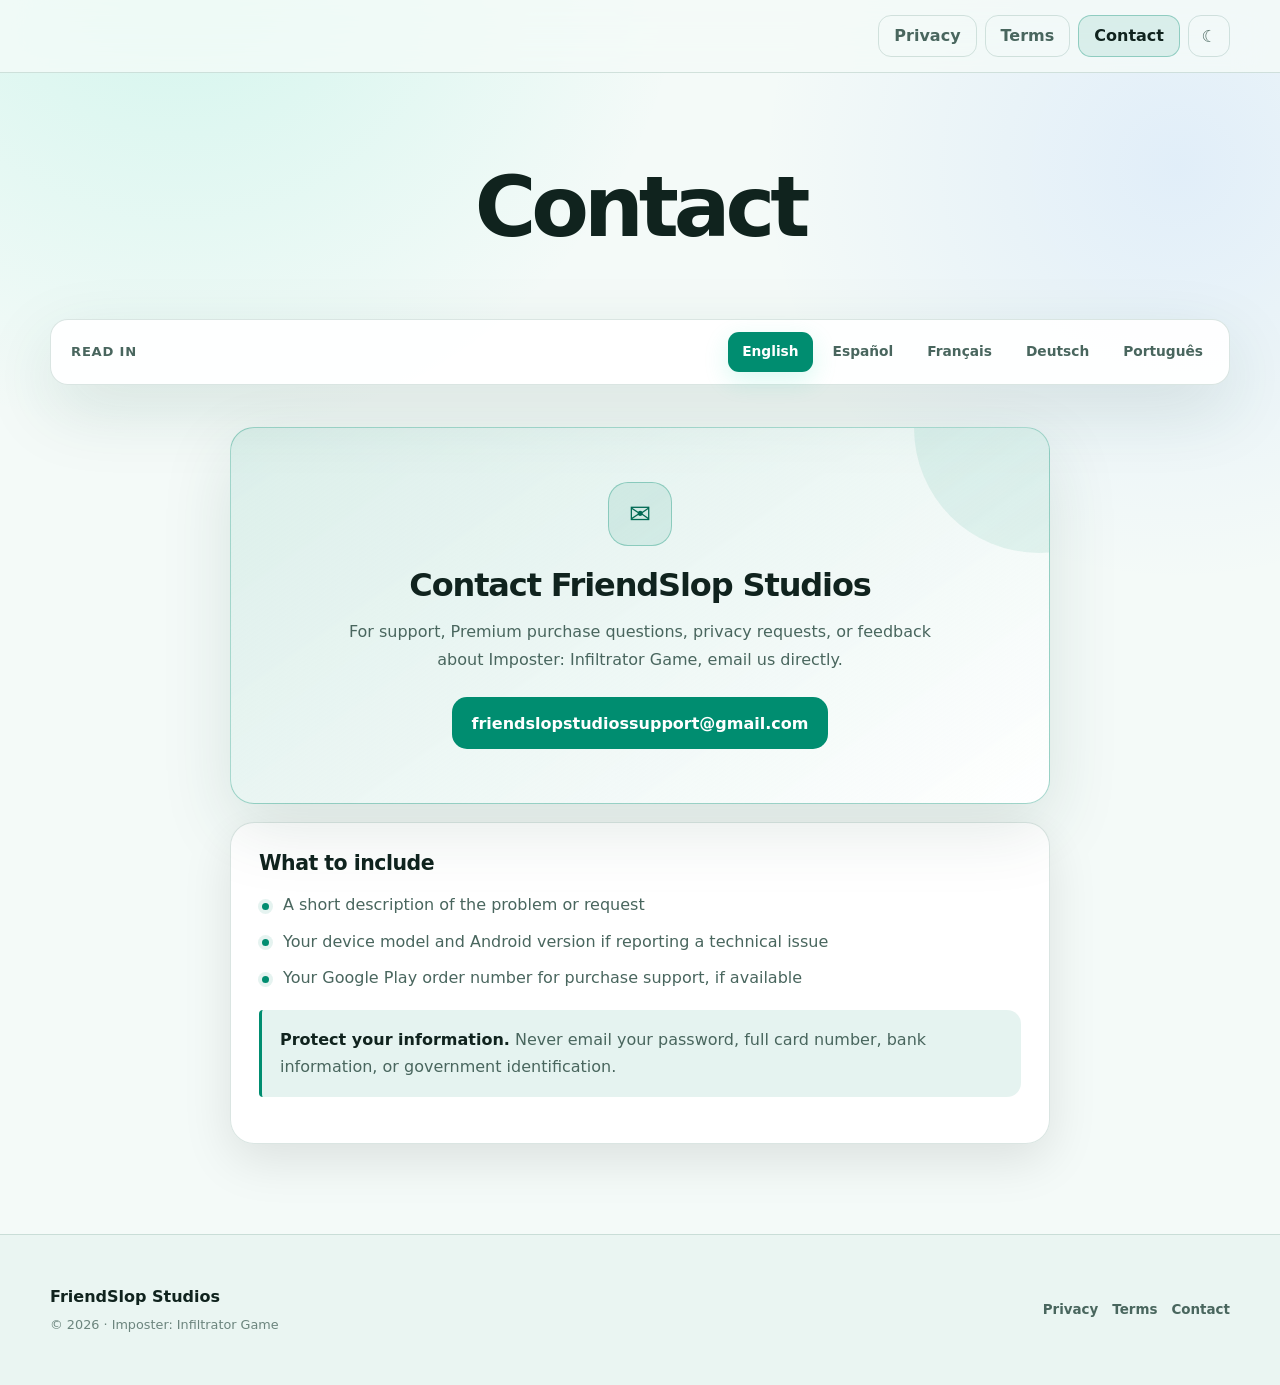
<file: contact/index.html>
<!doctype html>
<html lang="en">
<head>
  <meta charset="utf-8">
  <meta name="viewport" content="width=device-width, initial-scale=1">
  <meta name="color-scheme" content="dark light">
  <meta name="theme-color" content="#07110f">
  <meta name="description" content="Contact FriendSlop Studios for Imposter: Infiltrator Game support and privacy questions.">
  <title>Contact</title>
  <link rel="icon" href="../favicon.svg" type="image/svg+xml">
  <link rel="stylesheet" href="../styles.css">
</head>
<body data-document="contact">
  <div class="progress" aria-hidden="true"></div>
  <header class="site-header">
    <div class="site-shell header-inner">
      <div class="header-actions">
        <nav class="document-switch" data-i18n-aria="legalDocuments" aria-label="Site navigation">
          <a class="document-link" data-i18n="navPrivacy" data-document-link href="../index.html">Privacy</a>
          <a class="document-link" data-i18n="navTerms" data-document-link href="../terms.html">Terms</a>
          <a class="document-link active" data-i18n="navContact" href="./" aria-current="page">Contact</a>
        </nav>
        <button class="icon-button" data-theme-toggle type="button" aria-label="Use light theme">☀</button>
      </div>
    </div>
  </header>

  <main>
    <section class="hero site-shell">
      <h1 data-i18n="title">Contact</h1>
    </section>

    <section class="site-shell language-panel" data-i18n-aria="chooseLanguage" aria-label="Choose page language">
      <span class="language-label" data-i18n="readIn">Read in</span>
      <div class="language-tabs" role="group" data-i18n-aria="languages" aria-label="Languages">
        <button class="lang-button active" data-lang="en" aria-pressed="true" type="button">English</button>
        <button class="lang-button" data-lang="es" aria-pressed="false" type="button">Español</button>
        <button class="lang-button" data-lang="fr" aria-pressed="false" type="button">Français</button>
        <button class="lang-button" data-lang="de" aria-pressed="false" type="button">Deutsch</button>
        <button class="lang-button" data-lang="pt-br" aria-pressed="false" type="button">Português</button>
      </div>
    </section>

    <noscript><div class="site-shell noscript">JavaScript is disabled, so the English version is shown. Enable JavaScript to switch languages.</div></noscript>

    <div class="site-shell contact-page">
      <section class="lang-section" data-language="en" lang="en">
        <article class="contact-hero-card">
          <span class="contact-icon" aria-hidden="true">✉</span>
          <h2>Contact FriendSlop Studios</h2>
          <p>For support, Premium purchase questions, privacy requests, or feedback about Imposter: Infiltrator Game, email us directly.</p>
          <a class="contact-email-button" href="mailto:friendslopstudiossupport@gmail.com?subject=Imposter%20support">friendslopstudiossupport@gmail.com</a>
        </article>
        <article class="legal-card contact-guidance">
          <h2>What to include</h2>
          <ul><li>A short description of the problem or request</li><li>Your device model and Android version if reporting a technical issue</li><li>Your Google Play order number for purchase support, if available</li></ul>
          <div class="callout"><strong>Protect your information.</strong> Never email your password, full card number, bank information, or government identification.</div>
        </article>
      </section>

      <section class="lang-section" data-language="es" lang="es" hidden>
        <article class="contact-hero-card">
          <span class="contact-icon" aria-hidden="true">✉</span>
          <h2>Contacta con FriendSlop Studios</h2>
          <p>Para soporte, consultas sobre compras Premium, solicitudes de privacidad o comentarios sobre Imposter: Infiltrator Game, escríbenos directamente.</p>
          <a class="contact-email-button" href="mailto:friendslopstudiossupport@gmail.com?subject=Soporte%20de%20Imposter">friendslopstudiossupport@gmail.com</a>
        </article>
        <article class="legal-card contact-guidance">
          <h2>Qué debes incluir</h2>
          <ul><li>Una breve descripción del problema o solicitud</li><li>El modelo de tu dispositivo y la versión de Android si informas de un problema técnico</li><li>El número de pedido de Google Play para recibir ayuda con una compra, si está disponible</li></ul>
          <div class="callout"><strong>Protege tu información.</strong> Nunca envíes por correo tu contraseña, número completo de tarjeta, datos bancarios o documento de identidad.</div>
        </article>
      </section>

      <section class="lang-section" data-language="fr" lang="fr" hidden>
        <article class="contact-hero-card">
          <span class="contact-icon" aria-hidden="true">✉</span>
          <h2>Contacter FriendSlop Studios</h2>
          <p>Pour l’assistance, les questions sur un achat Premium, les demandes relatives à la confidentialité ou les commentaires sur Imposter: Infiltrator Game, envoyez-nous un e-mail.</p>
          <a class="contact-email-button" href="mailto:friendslopstudiossupport@gmail.com?subject=Assistance%20Imposter">friendslopstudiossupport@gmail.com</a>
        </article>
        <article class="legal-card contact-guidance">
          <h2>Informations à inclure</h2>
          <ul><li>Une brève description du problème ou de la demande</li><li>Le modèle de votre appareil et la version d’Android pour un problème technique</li><li>Votre numéro de commande Google Play pour une demande concernant un achat, si disponible</li></ul>
          <div class="callout"><strong>Protégez vos informations.</strong> N’envoyez jamais votre mot de passe, numéro de carte complet, coordonnées bancaires ou pièce d’identité.</div>
        </article>
      </section>

      <section class="lang-section" data-language="de" lang="de" hidden>
        <article class="contact-hero-card">
          <span class="contact-icon" aria-hidden="true">✉</span>
          <h2>FriendSlop Studios kontaktieren</h2>
          <p>Bei Supportanfragen, Fragen zu Premium-Käufen, Datenschutzanfragen oder Feedback zu Imposter: Infiltrator Game können Sie uns direkt eine E-Mail senden.</p>
          <a class="contact-email-button" href="mailto:friendslopstudiossupport@gmail.com?subject=Imposter-Support">friendslopstudiossupport@gmail.com</a>
        </article>
        <article class="legal-card contact-guidance">
          <h2>Benötigte Angaben</h2>
          <ul><li>Eine kurze Beschreibung des Problems oder Anliegens</li><li>Gerätemodell und Android-Version bei technischen Problemen</li><li>Ihre Google-Play-Bestellnummer bei Fragen zu einem Kauf, falls vorhanden</li></ul>
          <div class="callout"><strong>Schützen Sie Ihre Daten.</strong> Senden Sie niemals Ihr Passwort, vollständige Kartennummern, Bankdaten oder Ausweisdokumente per E-Mail.</div>
        </article>
      </section>

      <section class="lang-section" data-language="pt-br" lang="pt-BR" hidden>
        <article class="contact-hero-card">
          <span class="contact-icon" aria-hidden="true">✉</span>
          <h2>Entre em contato com a FriendSlop Studios</h2>
          <p>Para suporte, dúvidas sobre compras Premium, solicitações de privacidade ou comentários sobre Imposter: Infiltrator Game, envie um e-mail diretamente.</p>
          <a class="contact-email-button" href="mailto:friendslopstudiossupport@gmail.com?subject=Suporte%20do%20Imposter">friendslopstudiossupport@gmail.com</a>
        </article>
        <article class="legal-card contact-guidance">
          <h2>O que incluir</h2>
          <ul><li>Uma breve descrição do problema ou solicitação</li><li>O modelo do aparelho e a versão do Android ao relatar um problema técnico</li><li>O número do pedido do Google Play para suporte a uma compra, se disponível</li></ul>
          <div class="callout"><strong>Proteja suas informações.</strong> Nunca envie por e-mail sua senha, número completo do cartão, dados bancários ou documento de identidade.</div>
        </article>
      </section>
    </div>
  </main>

  <footer class="site-footer">
    <div class="site-shell footer-inner">
      <div class="footer-copy"><strong>FriendSlop Studios</strong><span>© 2026 · Imposter: Infiltrator Game</span></div>
      <nav class="footer-links" data-i18n-aria="footerNavigation" aria-label="Footer navigation"><a data-i18n="navPrivacy" data-document-link href="../index.html">Privacy</a><a data-i18n="navTerms" data-document-link href="../terms.html">Terms</a><a data-i18n="navContact" href="./" aria-current="page">Contact</a></nav>
    </div>
  </footer>
  <script src="../app.js" defer></script>
</body>
</html>
</file>
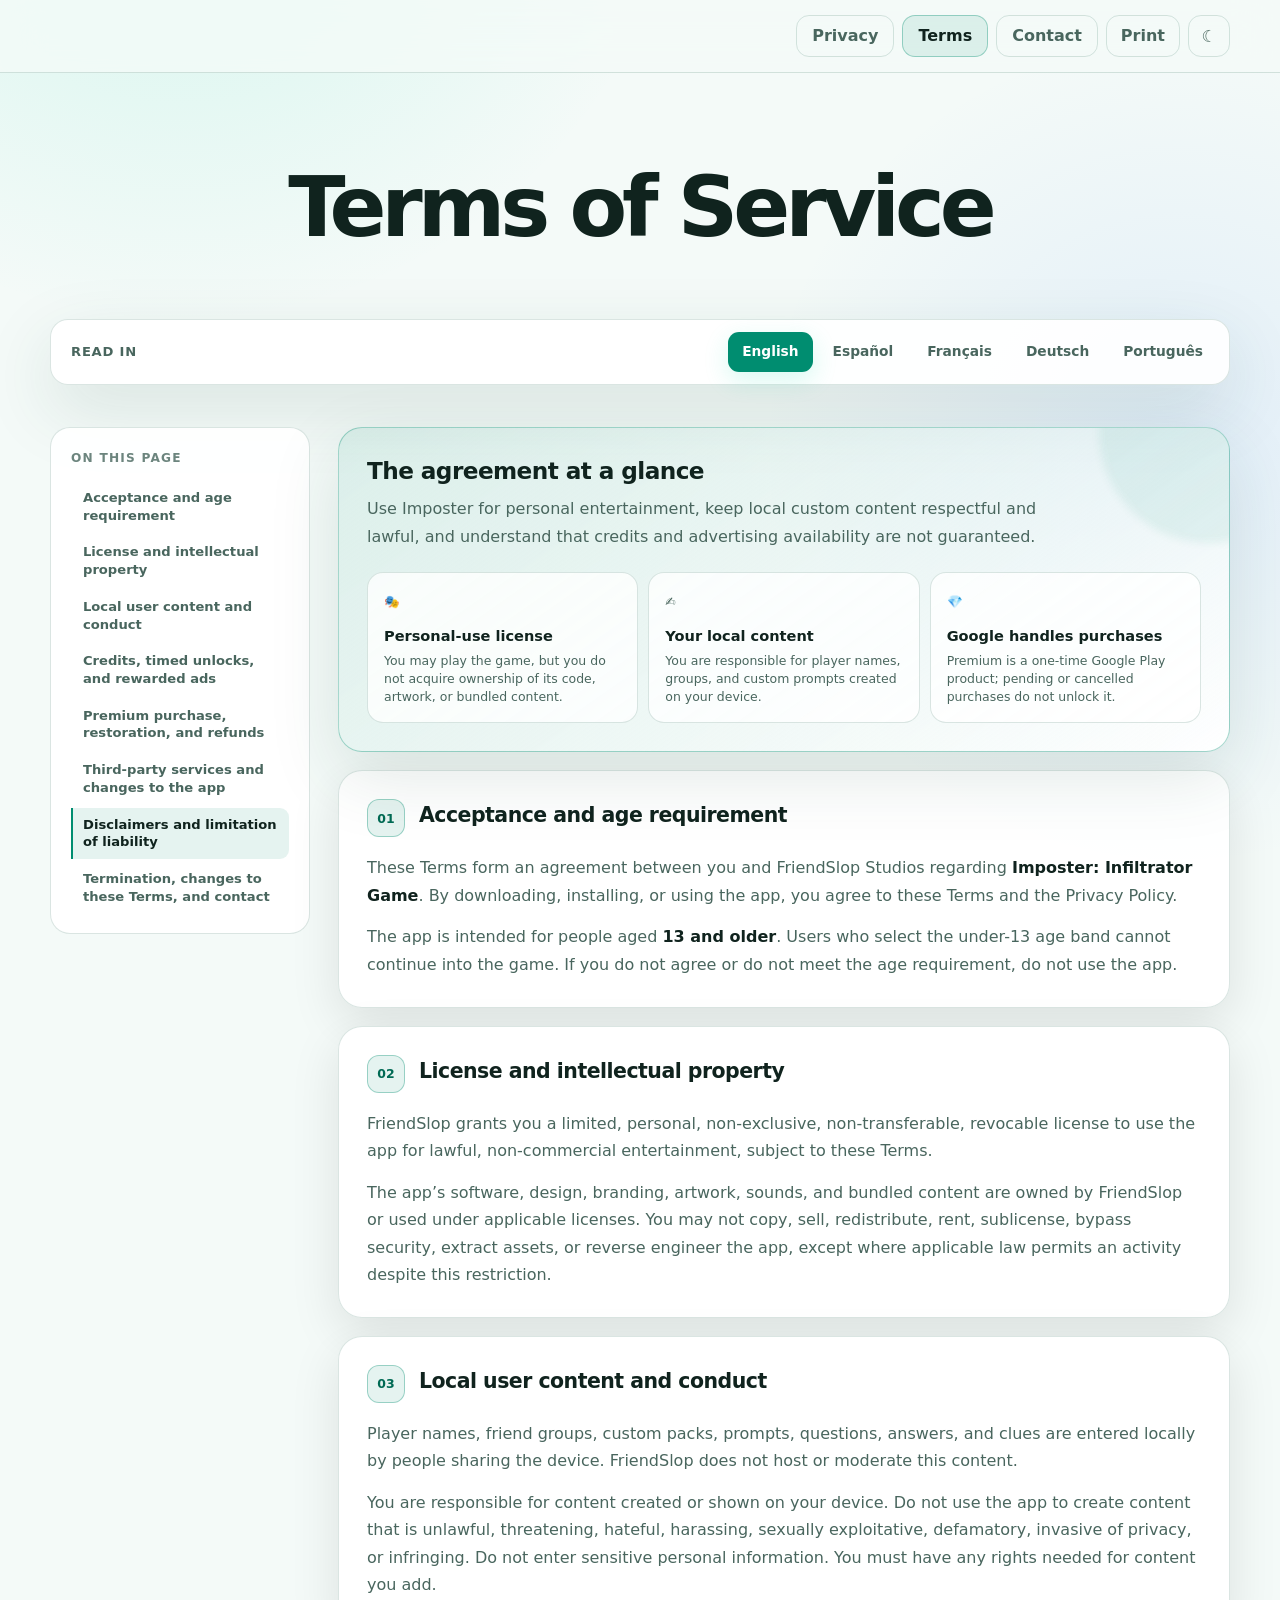
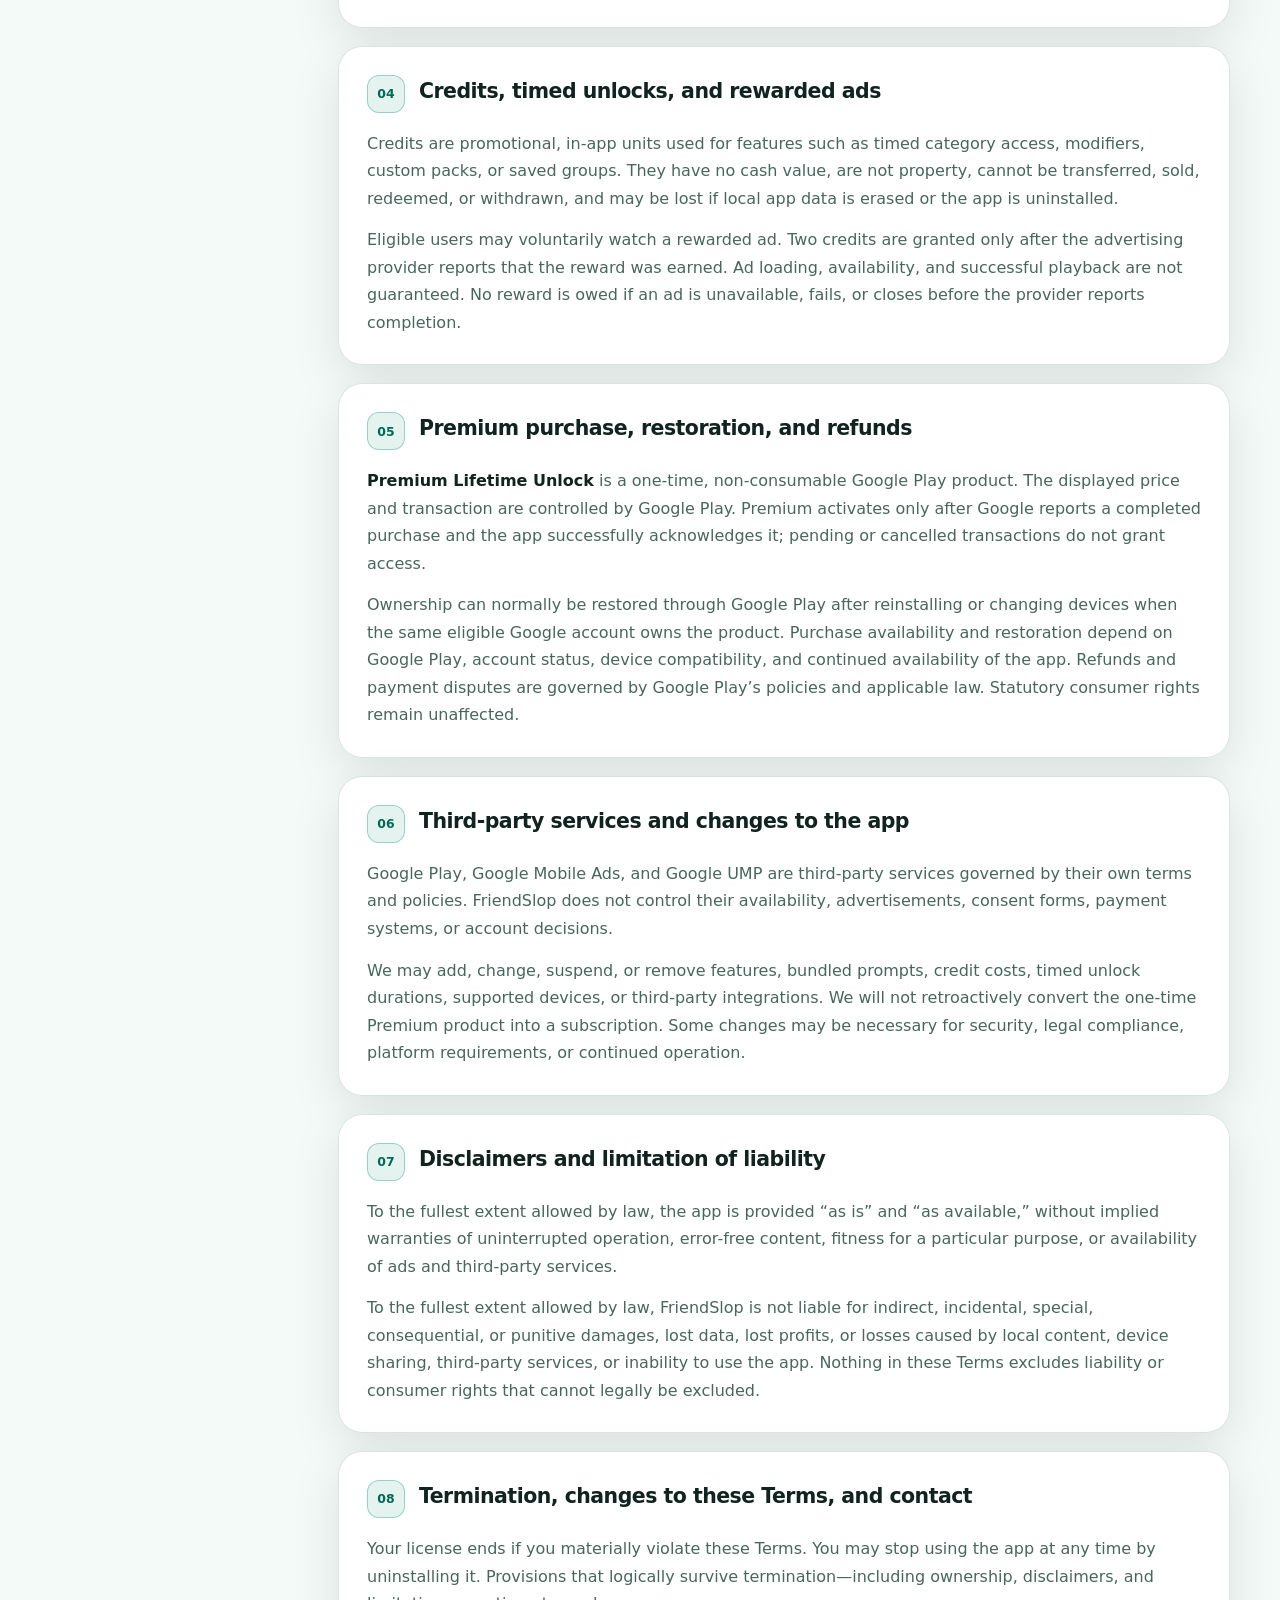
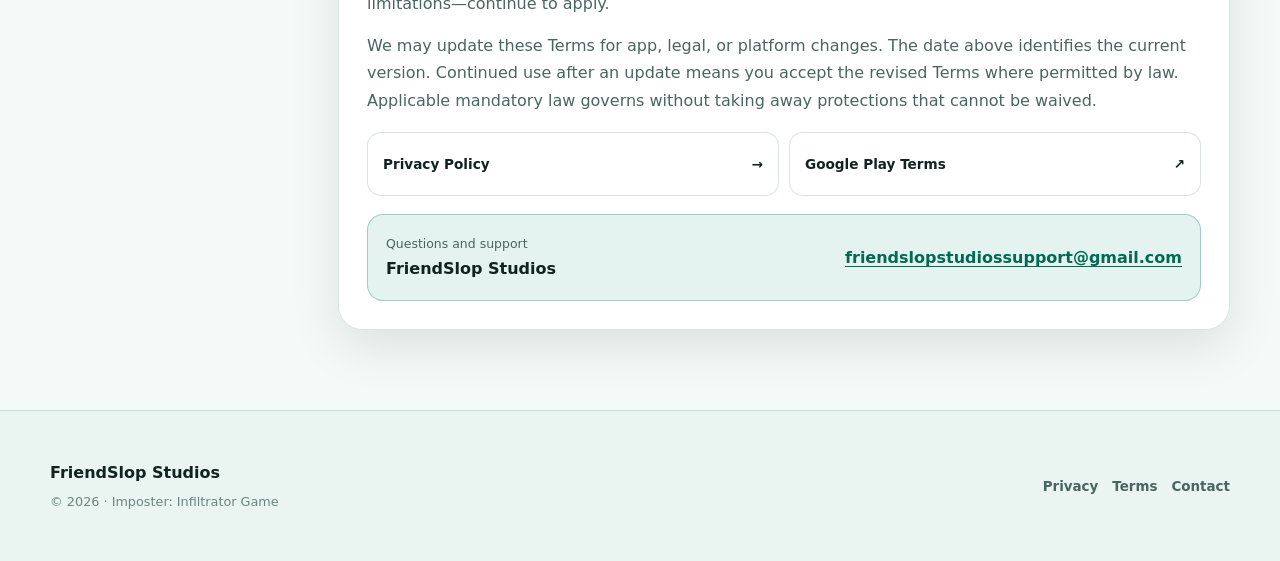
<file: terms.html>
<!doctype html>
<html lang="en">
<head>
  <meta charset="utf-8">
  <meta name="viewport" content="width=device-width, initial-scale=1">
  <meta name="color-scheme" content="dark light">
  <meta name="theme-color" content="#07110f">
  <meta name="description" content="Terms of Service for Imposter: Infiltrator Game by FriendSlop Studios.">
  <title>Terms of Service</title>
  <link rel="icon" href="favicon.svg" type="image/svg+xml">
  <link rel="stylesheet" href="styles.css">
</head>
<body data-document="terms">
  <div class="progress" aria-hidden="true"></div>
  <header class="site-header">
    <div class="site-shell header-inner">
      <div class="header-actions">
        <nav class="document-switch" data-i18n-aria="legalDocuments" aria-label="Site navigation"><a class="document-link" data-i18n="navPrivacy" data-document-link href="index.html">Privacy</a><a class="document-link active" data-i18n="navTerms" href="terms.html" aria-current="page">Terms</a><a class="document-link" data-i18n="navContact" data-document-link href="contact/">Contact</a></nav>
        <button class="print-button" data-i18n="print" data-print type="button">Print</button>
        <button class="icon-button" data-theme-toggle type="button" aria-label="Use light theme">☀</button>
      </div>
    </div>
  </header>

  <main>
    <section class="hero site-shell">
      <h1 data-i18n="title">Terms of Service</h1>
    </section>

    <section class="site-shell language-panel" data-i18n-aria="chooseLanguage" aria-label="Choose document language">
      <span class="language-label" data-i18n="readIn">Read in</span>
      <div class="language-tabs" role="group" data-i18n-aria="languages" aria-label="Languages"><button class="lang-button active" data-lang="en" aria-pressed="true" type="button">English</button><button class="lang-button" data-lang="es" aria-pressed="false" type="button">Español</button><button class="lang-button" data-lang="fr" aria-pressed="false" type="button">Français</button><button class="lang-button" data-lang="de" aria-pressed="false" type="button">Deutsch</button><button class="lang-button" data-lang="pt-br" aria-pressed="false" type="button">Português</button></div>
    </section>
    <noscript><div class="site-shell noscript">JavaScript is disabled, so the English version is shown. Enable JavaScript to switch languages.</div></noscript>

    <div class="site-shell legal-layout">
      <aside class="toc" data-i18n-aria="onThisPage" aria-label="On this page"><p class="toc-title" data-i18n="onThisPage">On this page</p><nav data-toc></nav></aside>
      <div class="legal-content">
        <section class="lang-section" data-language="en" lang="en">
          <div class="snapshot"><h2>The agreement at a glance</h2><p>Use Imposter for personal entertainment, keep local custom content respectful and lawful, and understand that credits and advertising availability are not guaranteed.</p><div class="snapshot-grid"><div class="snapshot-item"><span class="snapshot-icon">🎭</span><strong>Personal-use license</strong><span>You may play the game, but you do not acquire ownership of its code, artwork, or bundled content.</span></div><div class="snapshot-item"><span class="snapshot-icon">✍️</span><strong>Your local content</strong><span>You are responsible for player names, groups, and custom prompts created on your device.</span></div><div class="snapshot-item"><span class="snapshot-icon">💎</span><strong>Google handles purchases</strong><span>Premium is a one-time Google Play product; pending or cancelled purchases do not unlock it.</span></div></div></div>
          <article class="legal-card" id="terms-en-acceptance" data-section><div class="section-heading"><span class="section-number">01</span><h2>Acceptance and age requirement</h2></div><p>These Terms form an agreement between you and FriendSlop Studios regarding <strong>Imposter: Infiltrator Game</strong>. By downloading, installing, or using the app, you agree to these Terms and the Privacy Policy.</p><p>The app is intended for people aged <strong>13 and older</strong>. Users who select the under-13 age band cannot continue into the game. If you do not agree or do not meet the age requirement, do not use the app.</p></article>
          <article class="legal-card" id="terms-en-license" data-section><div class="section-heading"><span class="section-number">02</span><h2>License and intellectual property</h2></div><p>FriendSlop grants you a limited, personal, non-exclusive, non-transferable, revocable license to use the app for lawful, non-commercial entertainment, subject to these Terms.</p><p>The app’s software, design, branding, artwork, sounds, and bundled content are owned by FriendSlop or used under applicable licenses. You may not copy, sell, redistribute, rent, sublicense, bypass security, extract assets, or reverse engineer the app, except where applicable law permits an activity despite this restriction.</p></article>
          <article class="legal-card" id="terms-en-content" data-section><div class="section-heading"><span class="section-number">03</span><h2>Local user content and conduct</h2></div><p>Player names, friend groups, custom packs, prompts, questions, answers, and clues are entered locally by people sharing the device. FriendSlop does not host or moderate this content.</p><p>You are responsible for content created or shown on your device. Do not use the app to create content that is unlawful, threatening, hateful, harassing, sexually exploitative, defamatory, invasive of privacy, or infringing. Do not enter sensitive personal information. You must have any rights needed for content you add.</p></article>
          <article class="legal-card" id="terms-en-credits" data-section><div class="section-heading"><span class="section-number">04</span><h2>Credits, timed unlocks, and rewarded ads</h2></div><p>Credits are promotional, in-app units used for features such as timed category access, modifiers, custom packs, or saved groups. They have no cash value, are not property, cannot be transferred, sold, redeemed, or withdrawn, and may be lost if local app data is erased or the app is uninstalled.</p><p>Eligible users may voluntarily watch a rewarded ad. Two credits are granted only after the advertising provider reports that the reward was earned. Ad loading, availability, and successful playback are not guaranteed. No reward is owed if an ad is unavailable, fails, or closes before the provider reports completion.</p></article>
          <article class="legal-card" id="terms-en-premium" data-section><div class="section-heading"><span class="section-number">05</span><h2>Premium purchase, restoration, and refunds</h2></div><p><strong>Premium Lifetime Unlock</strong> is a one-time, non-consumable Google Play product. The displayed price and transaction are controlled by Google Play. Premium activates only after Google reports a completed purchase and the app successfully acknowledges it; pending or cancelled transactions do not grant access.</p><p>Ownership can normally be restored through Google Play after reinstalling or changing devices when the same eligible Google account owns the product. Purchase availability and restoration depend on Google Play, account status, device compatibility, and continued availability of the app. Refunds and payment disputes are governed by Google Play’s policies and applicable law. Statutory consumer rights remain unaffected.</p></article>
          <article class="legal-card" id="terms-en-services" data-section><div class="section-heading"><span class="section-number">06</span><h2>Third-party services and changes to the app</h2></div><p>Google Play, Google Mobile Ads, and Google UMP are third-party services governed by their own terms and policies. FriendSlop does not control their availability, advertisements, consent forms, payment systems, or account decisions.</p><p>We may add, change, suspend, or remove features, bundled prompts, credit costs, timed unlock durations, supported devices, or third-party integrations. We will not retroactively convert the one-time Premium product into a subscription. Some changes may be necessary for security, legal compliance, platform requirements, or continued operation.</p></article>
          <article class="legal-card" id="terms-en-disclaimer" data-section><div class="section-heading"><span class="section-number">07</span><h2>Disclaimers and limitation of liability</h2></div><p>To the fullest extent allowed by law, the app is provided “as is” and “as available,” without implied warranties of uninterrupted operation, error-free content, fitness for a particular purpose, or availability of ads and third-party services.</p><p>To the fullest extent allowed by law, FriendSlop is not liable for indirect, incidental, special, consequential, or punitive damages, lost data, lost profits, or losses caused by local content, device sharing, third-party services, or inability to use the app. Nothing in these Terms excludes liability or consumer rights that cannot legally be excluded.</p></article>
          <article class="legal-card" id="terms-en-contact" data-section><div class="section-heading"><span class="section-number">08</span><h2>Termination, changes to these Terms, and contact</h2></div><p>Your license ends if you materially violate these Terms. You may stop using the app at any time by uninstalling it. Provisions that logically survive termination—including ownership, disclaimers, and limitations—continue to apply.</p><p>We may update these Terms for app, legal, or platform changes. The date above identifies the current version. Continued use after an update means you accept the revised Terms where permitted by law. Applicable mandatory law governs without taking away protections that cannot be waived.</p><div class="link-grid"><a class="resource-link" href="index.html" data-document-link>Privacy Policy <span>→</span></a><a class="resource-link" href="https://play.google.com/about/play-terms/" target="_blank" rel="noopener noreferrer">Google Play Terms <span>↗</span></a></div><div class="contact-card"><div><span>Questions and support</span><strong>FriendSlop Studios</strong></div><a href="mailto:friendslopstudiossupport@gmail.com">friendslopstudiossupport@gmail.com</a></div></article>
        </section>

        <section class="lang-section" data-language="es" lang="es" hidden>
          <div class="snapshot"><h2>El acuerdo, en resumen</h2><p>Usa Imposter para entretenimiento personal, mantén el contenido local respetuoso y legal, y comprende que los créditos y los anuncios no están garantizados.</p><div class="snapshot-grid"><div class="snapshot-item"><span class="snapshot-icon">🎭</span><strong>Licencia de uso personal</strong><span>Puedes jugar, pero no adquieres la propiedad del código, arte o contenido incluido.</span></div><div class="snapshot-item"><span class="snapshot-icon">✍️</span><strong>Tu contenido local</strong><span>Eres responsable de nombres, grupos y preguntas creados en tu dispositivo.</span></div><div class="snapshot-item"><span class="snapshot-icon">💎</span><strong>Google gestiona las compras</strong><span>Premium es un producto de pago único; una compra pendiente o cancelada no lo activa.</span></div></div></div>
          <article class="legal-card" id="terms-es-acceptance" data-section><div class="section-heading"><span class="section-number">01</span><h2>Aceptación y requisito de edad</h2></div><p>Estas Condiciones son un acuerdo entre tú y FriendSlop Studios sobre <strong>Imposter: Infiltrator Game</strong>. Al descargar, instalar o usar la aplicación, aceptas estas Condiciones y la Política de Privacidad.</p><p>La aplicación está destinada a personas de <strong>13 años o más</strong>. Quienes seleccionen menor de 13 años no pueden continuar. Si no aceptas o no cumples la edad, no uses la aplicación.</p></article>
          <article class="legal-card" id="terms-es-license" data-section><div class="section-heading"><span class="section-number">02</span><h2>Licencia y propiedad intelectual</h2></div><p>FriendSlop te concede una licencia limitada, personal, no exclusiva, intransferible y revocable para usar la aplicación con fines legales de entretenimiento no comercial.</p><p>El software, diseño, marca, arte, sonidos y contenido incluido pertenecen a FriendSlop o se usan bajo licencia. No puedes copiar, vender, redistribuir, alquilar, sublicenciar, eludir medidas de seguridad, extraer recursos ni realizar ingeniería inversa, salvo cuando la ley aplicable permita expresamente una actividad pese a esta restricción.</p></article>
          <article class="legal-card" id="terms-es-content" data-section><div class="section-heading"><span class="section-number">03</span><h2>Contenido local y conducta</h2></div><p>Los nombres, grupos, paquetes, preguntas, respuestas y pistas son introducidos localmente por quienes comparten el dispositivo. FriendSlop no aloja ni modera ese contenido.</p><p>Eres responsable del contenido creado o mostrado. No crees contenido ilegal, amenazante, odioso, acosador, sexualmente explotador, difamatorio, invasivo o infractor. No introduzcas datos personales sensibles y asegúrate de tener los derechos necesarios.</p></article>
          <article class="legal-card" id="terms-es-credits" data-section><div class="section-heading"><span class="section-number">04</span><h2>Créditos, desbloqueos y anuncios recompensados</h2></div><p>Los créditos son unidades promocionales para funciones de la aplicación. No tienen valor monetario, no son propiedad, no pueden transferirse, venderse, canjearse o retirarse, y pueden perderse al borrar los datos o desinstalar.</p><p>Los usuarios elegibles pueden elegir ver un anuncio. Solo se conceden dos créditos cuando el proveedor confirma la recompensa. La carga y disponibilidad no están garantizadas; no se debe recompensa si el anuncio falla, no está disponible o se cierra antes de la confirmación.</p></article>
          <article class="legal-card" id="terms-es-premium" data-section><div class="section-heading"><span class="section-number">05</span><h2>Compra Premium, restauración y reembolsos</h2></div><p><strong>Desbloqueo Premium de por vida</strong> es un producto no consumible de pago único de Google Play. Google controla el precio y la transacción. Solo se activa tras una compra completada y confirmada correctamente; las transacciones pendientes o canceladas no conceden acceso.</p><p>Normalmente puede restaurarse con la misma cuenta de Google elegible. La disponibilidad depende de Google Play, el estado de la cuenta, el dispositivo y la continuidad de la aplicación. Los reembolsos se rigen por las políticas de Google Play y la ley. Los derechos legales del consumidor no se ven afectados.</p></article>
          <article class="legal-card" id="terms-es-services" data-section><div class="section-heading"><span class="section-number">06</span><h2>Servicios externos y cambios en la aplicación</h2></div><p>Google Play, Google Mobile Ads y Google UMP son servicios externos con sus propias condiciones. FriendSlop no controla su disponibilidad, anuncios, formularios, pagos o decisiones de cuenta.</p><p>Podemos añadir, cambiar, suspender o retirar funciones, contenido, costes de créditos, duración de desbloqueos, dispositivos compatibles o integraciones. No convertiremos retroactivamente el producto Premium de pago único en suscripción. Algunos cambios pueden ser necesarios por seguridad, ley o requisitos de plataforma.</p></article>
          <article class="legal-card" id="terms-es-disclaimer" data-section><div class="section-heading"><span class="section-number">07</span><h2>Exenciones y limitación de responsabilidad</h2></div><p>En la máxima medida permitida, la aplicación se proporciona “tal cual” y “según disponibilidad”, sin garantías implícitas de funcionamiento ininterrumpido, ausencia de errores, idoneidad ni disponibilidad de anuncios o servicios externos.</p><p>En la máxima medida permitida, FriendSlop no responde por daños indirectos, incidentales, especiales, consecuentes o punitivos, pérdida de datos o beneficios, contenido local, uso compartido, servicios externos o imposibilidad de uso. Nada excluye derechos o responsabilidades que la ley no permita excluir.</p></article>
          <article class="legal-card" id="terms-es-contact" data-section><div class="section-heading"><span class="section-number">08</span><h2>Terminación, cambios y contacto</h2></div><p>Tu licencia termina si incumples sustancialmente estas Condiciones. Puedes dejar de usar la aplicación desinstalándola. Las disposiciones que por su naturaleza deban continuar seguirán vigentes.</p><p>Podemos actualizar estas Condiciones por cambios de la aplicación, legales o de plataforma. La fecha superior identifica la versión vigente. El uso posterior implica aceptación cuando la ley lo permita. La ley obligatoria aplicable rige sin eliminar protecciones irrenunciables.</p><div class="link-grid"><a class="resource-link" href="index.html" data-document-link>Política de Privacidad <span>→</span></a><a class="resource-link" href="https://play.google.com/about/play-terms/" target="_blank" rel="noopener noreferrer">Condiciones de Google Play <span>↗</span></a></div><div class="contact-card"><div><span>Preguntas y soporte</span><strong>FriendSlop Studios</strong></div><a href="mailto:friendslopstudiossupport@gmail.com">friendslopstudiossupport@gmail.com</a></div></article>
        </section>

        <section class="lang-section" data-language="fr" lang="fr" hidden>
          <div class="snapshot"><h2>L’accord en bref</h2><p>Utilisez Imposter pour votre divertissement personnel, gardez le contenu local respectueux et légal, et sachez que les crédits et publicités ne sont pas garantis.</p><div class="snapshot-grid"><div class="snapshot-item"><span class="snapshot-icon">🎭</span><strong>Licence personnelle</strong><span>Vous pouvez jouer, sans acquérir la propriété du code, des illustrations ou du contenu inclus.</span></div><div class="snapshot-item"><span class="snapshot-icon">✍️</span><strong>Votre contenu local</strong><span>Vous êtes responsable des noms, groupes et questions créés sur l’appareil.</span></div><div class="snapshot-item"><span class="snapshot-icon">💎</span><strong>Google gère les achats</strong><span>Premium est un achat unique ; un achat en attente ou annulé ne l’active pas.</span></div></div></div>
          <article class="legal-card" id="terms-fr-acceptance" data-section><div class="section-heading"><span class="section-number">01</span><h2>Acceptation et âge requis</h2></div><p>Ces Conditions constituent un accord entre vous et FriendSlop Studios concernant <strong>Imposter: Infiltrator Game</strong>. En téléchargeant, installant ou utilisant l’application, vous acceptez ces Conditions et la Politique de confidentialité.</p><p>L’application est destinée aux personnes de <strong>13 ans et plus</strong>. Le choix « moins de 13 ans » bloque l’accès. Si vous n’acceptez pas ou ne remplissez pas cette condition, n’utilisez pas l’application.</p></article>
          <article class="legal-card" id="terms-fr-license" data-section><div class="section-heading"><span class="section-number">02</span><h2>Licence et propriété intellectuelle</h2></div><p>FriendSlop vous accorde une licence limitée, personnelle, non exclusive, non transférable et révocable pour une utilisation légale, personnelle et non commerciale.</p><p>Le logiciel, le design, la marque, les illustrations, les sons et le contenu inclus appartiennent à FriendSlop ou sont utilisés sous licence. Vous ne pouvez pas copier, vendre, redistribuer, louer, sous-licencier, contourner la sécurité, extraire les ressources ou effectuer de l’ingénierie inverse, sauf si la loi applicable autorise l’activité malgré cette restriction.</p></article>
          <article class="legal-card" id="terms-fr-content" data-section><div class="section-heading"><span class="section-number">03</span><h2>Contenu local et conduite</h2></div><p>Les noms, groupes, packs, questions, réponses et indices sont saisis localement par les personnes partageant l’appareil. FriendSlop n’héberge ni ne modère ce contenu.</p><p>Vous êtes responsable du contenu créé ou affiché. Ne créez aucun contenu illégal, menaçant, haineux, harcelant, sexuellement exploiteur, diffamatoire, portant atteinte à la vie privée ou aux droits d’autrui. Ne saisissez aucune donnée sensible et assurez-vous de détenir les droits nécessaires.</p></article>
          <article class="legal-card" id="terms-fr-credits" data-section><div class="section-heading"><span class="section-number">04</span><h2>Crédits, déverrouillages et publicités récompensées</h2></div><p>Les crédits sont des unités promotionnelles utilisables dans l’application. Ils n’ont aucune valeur monétaire, ne constituent pas un bien, ne peuvent être transférés, vendus, échangés ou retirés et peuvent disparaître si les données sont effacées ou l’application désinstallée.</p><p>Les utilisateurs éligibles peuvent choisir une publicité. Deux crédits ne sont accordés qu’après confirmation du fournisseur. Chargement et disponibilité ne sont pas garantis ; aucune récompense n’est due si la publicité échoue, est indisponible ou fermée avant confirmation.</p></article>
          <article class="legal-card" id="terms-fr-premium" data-section><div class="section-heading"><span class="section-number">05</span><h2>Achat Premium, restauration et remboursements</h2></div><p>Le <strong>Déblocage Premium à vie</strong> est un produit Google Play unique et non consommable. Google contrôle le prix et la transaction. Premium ne s’active qu’après un achat terminé et correctement confirmé ; les opérations en attente ou annulées n’accordent aucun accès.</p><p>Il peut normalement être restauré avec le même compte Google éligible. La disponibilité dépend de Google Play, du compte, de l’appareil et de la présence continue de l’application. Les remboursements relèvent des politiques Google Play et de la loi. Les droits légaux du consommateur restent intacts.</p></article>
          <article class="legal-card" id="terms-fr-services" data-section><div class="section-heading"><span class="section-number">06</span><h2>Services tiers et modifications de l’application</h2></div><p>Google Play, Google Mobile Ads et Google UMP sont des services tiers soumis à leurs propres conditions. FriendSlop ne contrôle pas leur disponibilité, publicités, formulaires, paiements ou décisions de compte.</p><p>Nous pouvons ajouter, modifier, suspendre ou retirer fonctionnalités, contenu, coûts en crédits, durée des déverrouillages, appareils pris en charge ou intégrations. Le produit Premium unique ne sera pas rétroactivement transformé en abonnement. Certains changements peuvent être nécessaires pour la sécurité, la loi ou la plateforme.</p></article>
          <article class="legal-card" id="terms-fr-disclaimer" data-section><div class="section-heading"><span class="section-number">07</span><h2>Exclusions et limitation de responsabilité</h2></div><p>Dans la mesure permise par la loi, l’application est fournie « en l’état » et « selon disponibilité », sans garantie implicite de fonctionnement continu, d’absence d’erreur, d’adéquation ou de disponibilité des services tiers.</p><p>Dans la mesure permise, FriendSlop n’est pas responsable des dommages indirects, accessoires, spéciaux, consécutifs ou punitifs, des pertes de données ou bénéfices, du contenu local, du partage d’appareil, des services tiers ou de l’impossibilité d’utilisation. Rien n’exclut les droits ou responsabilités que la loi interdit d’exclure.</p></article>
          <article class="legal-card" id="terms-fr-contact" data-section><div class="section-heading"><span class="section-number">08</span><h2>Résiliation, modifications et contact</h2></div><p>Votre licence prend fin en cas de violation substantielle. Vous pouvez cesser l’utilisation en désinstallant l’application. Les clauses qui, par nature, doivent survivre restent applicables.</p><p>Nous pouvons modifier ces Conditions en raison de changements de l’application, de la loi ou de la plateforme. La date en haut indique la version actuelle. L’utilisation ultérieure vaut acceptation lorsque la loi le permet. Le droit impératif applicable s’applique sans retirer les protections auxquelles il est impossible de renoncer.</p><div class="link-grid"><a class="resource-link" href="index.html" data-document-link>Politique de confidentialité <span>→</span></a><a class="resource-link" href="https://play.google.com/about/play-terms/" target="_blank" rel="noopener noreferrer">Conditions Google Play <span>↗</span></a></div><div class="contact-card"><div><span>Questions et assistance</span><strong>FriendSlop Studios</strong></div><a href="mailto:friendslopstudiossupport@gmail.com">friendslopstudiossupport@gmail.com</a></div></article>
        </section>

        <section class="lang-section" data-language="de" lang="de" hidden>
          <div class="snapshot"><h2>Die Vereinbarung in Kürze</h2><p>Nutzen Sie Imposter zur persönlichen Unterhaltung, halten Sie lokale Inhalte respektvoll und rechtmäßig und beachten Sie, dass Credits und Werbung nicht garantiert sind.</p><div class="snapshot-grid"><div class="snapshot-item"><span class="snapshot-icon">🎭</span><strong>Persönliche Lizenz</strong><span>Sie dürfen spielen, erwerben aber kein Eigentum an Code, Grafik oder mitgelieferten Inhalten.</span></div><div class="snapshot-item"><span class="snapshot-icon">✍️</span><strong>Ihre lokalen Inhalte</strong><span>Sie sind für Namen, Gruppen und eigene Prompts auf dem Gerät verantwortlich.</span></div><div class="snapshot-item"><span class="snapshot-icon">💎</span><strong>Google verwaltet Käufe</strong><span>Premium ist ein Einmalkauf; ausstehende oder stornierte Käufe aktivieren es nicht.</span></div></div></div>
          <article class="legal-card" id="terms-de-acceptance" data-section><div class="section-heading"><span class="section-number">01</span><h2>Annahme und Altersvoraussetzung</h2></div><p>Diese Bedingungen sind eine Vereinbarung zwischen Ihnen und FriendSlop Studios über <strong>Imposter: Infiltrator Game</strong>. Durch Download, Installation oder Nutzung stimmen Sie diesen Bedingungen und der Datenschutzrichtlinie zu.</p><p>Die App ist für Personen ab <strong>13 Jahren</strong> bestimmt. Bei Auswahl „unter 13“ ist kein Zugang möglich. Wenn Sie nicht zustimmen oder die Altersvoraussetzung nicht erfüllen, nutzen Sie die App nicht.</p></article>
          <article class="legal-card" id="terms-de-license" data-section><div class="section-heading"><span class="section-number">02</span><h2>Lizenz und geistiges Eigentum</h2></div><p>FriendSlop gewährt Ihnen eine beschränkte, persönliche, nicht ausschließliche, nicht übertragbare und widerrufliche Lizenz zur rechtmäßigen, nicht kommerziellen Unterhaltung.</p><p>Software, Gestaltung, Marke, Grafiken, Sounds und mitgelieferte Inhalte gehören FriendSlop oder werden lizenziert genutzt. Sie dürfen sie nicht kopieren, verkaufen, weitergeben, vermieten, unterlizenzieren, Schutzmaßnahmen umgehen, Assets extrahieren oder zurückentwickeln, außer das anwendbare Recht erlaubt dies trotz der Einschränkung.</p></article>
          <article class="legal-card" id="terms-de-content" data-section><div class="section-heading"><span class="section-number">03</span><h2>Lokale Nutzerinhalte und Verhalten</h2></div><p>Namen, Gruppen, Pakete, Fragen, Antworten und Hinweise werden lokal von Personen eingegeben, die das Gerät teilen. FriendSlop hostet oder moderiert diese Inhalte nicht.</p><p>Sie sind für erstellte oder angezeigte Inhalte verantwortlich. Erstellen Sie keine rechtswidrigen, bedrohlichen, hasserfüllten, belästigenden, sexuell ausbeuterischen, verleumderischen, privatsphärenverletzenden oder rechtsverletzenden Inhalte. Geben Sie keine sensiblen Daten ein und besitzen Sie die nötigen Rechte.</p></article>
          <article class="legal-card" id="terms-de-credits" data-section><div class="section-heading"><span class="section-number">04</span><h2>Credits, Freischaltungen und Werbeprämien</h2></div><p>Credits sind Werbeeinheiten für App-Funktionen. Sie haben keinen Geldwert, sind kein Eigentum, können nicht übertragen, verkauft, eingelöst oder ausgezahlt werden und können beim Löschen der Daten oder Deinstallieren verloren gehen.</p><p>Berechtigte Nutzer können freiwillig Werbung ansehen. Zwei Credits werden erst gewährt, wenn der Anbieter die Belohnung bestätigt. Laden und Verfügbarkeit sind nicht garantiert; bei Fehler, Nichtverfügbarkeit oder Schließen vor Bestätigung besteht kein Anspruch.</p></article>
          <article class="legal-card" id="terms-de-premium" data-section><div class="section-heading"><span class="section-number">05</span><h2>Premium-Kauf, Wiederherstellung und Erstattung</h2></div><p>Die <strong>lebenslange Premium-Freischaltung</strong> ist ein einmaliges, nicht verbrauchbares Google-Play-Produkt. Google kontrolliert Preis und Transaktion. Premium wird erst nach abgeschlossenem und erfolgreich bestätigtem Kauf aktiviert; ausstehende oder stornierte Vorgänge gewähren keinen Zugang.</p><p>Mit demselben berechtigten Google-Konto ist meist eine Wiederherstellung möglich. Verfügbarkeit hängt von Google Play, Konto, Gerät und weiterer App-Verfügbarkeit ab. Erstattungen richten sich nach Google-Play-Regeln und Gesetz. Gesetzliche Verbraucherrechte bleiben unberührt.</p></article>
          <article class="legal-card" id="terms-de-services" data-section><div class="section-heading"><span class="section-number">06</span><h2>Drittdienste und Änderungen an der App</h2></div><p>Google Play, Google Mobile Ads und Google UMP sind Drittdienste mit eigenen Bedingungen. FriendSlop kontrolliert weder Verfügbarkeit, Werbung, Formulare, Zahlungssysteme noch Kontoentscheidungen.</p><p>Wir können Funktionen, Inhalte, Credit-Kosten, Freischaltdauer, unterstützte Geräte oder Integrationen hinzufügen, ändern, aussetzen oder entfernen. Das einmalige Premium-Produkt wird nicht rückwirkend zum Abonnement. Änderungen können für Sicherheit, Recht oder Plattform nötig sein.</p></article>
          <article class="legal-card" id="terms-de-disclaimer" data-section><div class="section-heading"><span class="section-number">07</span><h2>Haftungsausschluss und -beschränkung</h2></div><p>Soweit gesetzlich zulässig, wird die App „wie besehen“ und „wie verfügbar“ ohne stillschweigende Garantie für unterbrechungsfreien, fehlerfreien, zweckgeeigneten Betrieb oder verfügbare Drittdienste bereitgestellt.</p><p>Soweit zulässig, haftet FriendSlop nicht für indirekte, zufällige, besondere, Folge- oder Strafschäden, Daten- oder Gewinnverlust, lokale Inhalte, Geräteteilung, Drittdienste oder Nutzungsausfall. Unabdingbare Rechte oder Haftung werden nicht ausgeschlossen.</p></article>
          <article class="legal-card" id="terms-de-contact" data-section><div class="section-heading"><span class="section-number">08</span><h2>Beendigung, Änderungen und Kontakt</h2></div><p>Die Lizenz endet bei wesentlichem Verstoß. Sie können die Nutzung durch Deinstallation beenden. Bestimmungen, die ihrer Natur nach fortbestehen müssen, gelten weiter.</p><p>Wir können diese Bedingungen wegen App-, Rechts- oder Plattformänderungen aktualisieren. Das Datum oben zeigt die aktuelle Fassung. Weitere Nutzung bedeutet Zustimmung, soweit gesetzlich zulässig. Zwingendes Recht gilt, ohne unverzichtbare Schutzrechte zu entziehen.</p><div class="link-grid"><a class="resource-link" href="index.html" data-document-link>Datenschutzrichtlinie <span>→</span></a><a class="resource-link" href="https://play.google.com/about/play-terms/" target="_blank" rel="noopener noreferrer">Google Play-Bedingungen <span>↗</span></a></div><div class="contact-card"><div><span>Fragen und Support</span><strong>FriendSlop Studios</strong></div><a href="mailto:friendslopstudiossupport@gmail.com">friendslopstudiossupport@gmail.com</a></div></article>
        </section>

        <section class="lang-section" data-language="pt-br" lang="pt-BR" hidden>
          <div class="snapshot"><h2>O acordo em resumo</h2><p>Use o Imposter para entretenimento pessoal, mantenha o conteúdo local respeitoso e legal e entenda que créditos e anúncios não são garantidos.</p><div class="snapshot-grid"><div class="snapshot-item"><span class="snapshot-icon">🎭</span><strong>Licença de uso pessoal</strong><span>Você pode jogar, mas não adquire propriedade do código, arte ou conteúdo incluído.</span></div><div class="snapshot-item"><span class="snapshot-icon">✍️</span><strong>Seu conteúdo local</strong><span>Você é responsável por nomes, grupos e perguntas criados no aparelho.</span></div><div class="snapshot-item"><span class="snapshot-icon">💎</span><strong>O Google gerencia compras</strong><span>Premium é uma compra única; compras pendentes ou canceladas não o ativam.</span></div></div></div>
          <article class="legal-card" id="terms-pt-acceptance" data-section><div class="section-heading"><span class="section-number">01</span><h2>Aceitação e requisito de idade</h2></div><p>Estes Termos são um acordo entre você e a FriendSlop Studios sobre <strong>Imposter: Infiltrator Game</strong>. Ao baixar, instalar ou usar o aplicativo, você aceita estes Termos e a Política de Privacidade.</p><p>O aplicativo é destinado a pessoas com <strong>13 anos ou mais</strong>. Quem seleciona menor de 13 não pode continuar. Se você não concordar ou não cumprir a idade, não use o aplicativo.</p></article>
          <article class="legal-card" id="terms-pt-license" data-section><div class="section-heading"><span class="section-number">02</span><h2>Licença e propriedade intelectual</h2></div><p>A FriendSlop concede uma licença limitada, pessoal, não exclusiva, intransferível e revogável para uso legal, pessoal e não comercial.</p><p>Software, design, marca, arte, sons e conteúdo incluído pertencem à FriendSlop ou são usados sob licença. Você não pode copiar, vender, redistribuir, alugar, sublicenciar, contornar segurança, extrair recursos ou fazer engenharia reversa, exceto quando a lei permitir a atividade apesar desta restrição.</p></article>
          <article class="legal-card" id="terms-pt-content" data-section><div class="section-heading"><span class="section-number">03</span><h2>Conteúdo local e conduta</h2></div><p>Nomes, grupos, pacotes, perguntas, respostas e dicas são inseridos localmente por quem compartilha o aparelho. A FriendSlop não hospeda nem modera esse conteúdo.</p><p>Você é responsável pelo conteúdo criado ou exibido. Não crie conteúdo ilegal, ameaçador, odioso, assediante, sexualmente exploratório, difamatório, invasivo ou infrator. Não insira dados pessoais sensíveis e tenha os direitos necessários sobre o conteúdo adicionado.</p></article>
          <article class="legal-card" id="terms-pt-credits" data-section><div class="section-heading"><span class="section-number">04</span><h2>Créditos, desbloqueios e anúncios premiados</h2></div><p>Créditos são unidades promocionais para funções do aplicativo. Não têm valor monetário, não são propriedade, não podem ser transferidos, vendidos, resgatados ou retirados e podem ser perdidos ao apagar dados ou desinstalar.</p><p>Usuários qualificados podem escolher assistir a um anúncio. Dois créditos só são concedidos após confirmação do provedor. Carregamento e disponibilidade não são garantidos; não há recompensa se o anúncio falhar, estiver indisponível ou for fechado antes da confirmação.</p></article>
          <article class="legal-card" id="terms-pt-premium" data-section><div class="section-heading"><span class="section-number">05</span><h2>Compra Premium, restauração e reembolsos</h2></div><p>O <strong>Desbloqueio Premium vitalício</strong> é um produto não consumível de compra única do Google Play. O Google controla preço e transação. O Premium só ativa após compra concluída e corretamente confirmada; operações pendentes ou canceladas não dão acesso.</p><p>Normalmente pode ser restaurado com a mesma Conta do Google qualificada. A disponibilidade depende do Google Play, conta, aparelho e continuidade do aplicativo. Reembolsos seguem políticas do Google Play e a lei. Direitos legais do consumidor permanecem intactos.</p></article>
          <article class="legal-card" id="terms-pt-services" data-section><div class="section-heading"><span class="section-number">06</span><h2>Serviços de terceiros e mudanças no aplicativo</h2></div><p>Google Play, Google Mobile Ads e Google UMP são serviços de terceiros com termos próprios. A FriendSlop não controla disponibilidade, anúncios, formulários, pagamentos ou decisões de conta.</p><p>Podemos adicionar, alterar, suspender ou remover funções, conteúdo, custos de créditos, duração de desbloqueios, aparelhos compatíveis ou integrações. O produto Premium de compra única não será transformado retroativamente em assinatura. Mudanças podem ser necessárias por segurança, lei ou plataforma.</p></article>
          <article class="legal-card" id="terms-pt-disclaimer" data-section><div class="section-heading"><span class="section-number">07</span><h2>Isenções e limitação de responsabilidade</h2></div><p>Na máxima medida permitida, o aplicativo é fornecido “como está” e “conforme disponível”, sem garantias implícitas de operação ininterrupta, ausência de erros, adequação ou disponibilidade de serviços externos.</p><p>Na máxima medida permitida, a FriendSlop não responde por danos indiretos, incidentais, especiais, consequentes ou punitivos, perda de dados ou lucros, conteúdo local, compartilhamento do aparelho, serviços externos ou impossibilidade de uso. Nada exclui direitos ou responsabilidades que a lei não permita excluir.</p></article>
          <article class="legal-card" id="terms-pt-contact" data-section><div class="section-heading"><span class="section-number">08</span><h2>Encerramento, mudanças e contato</h2></div><p>Sua licença termina se houver violação relevante. Você pode parar de usar desinstalando. Disposições que por natureza devam continuar permanecem válidas.</p><p>Podemos atualizar estes Termos por mudanças no aplicativo, na lei ou plataforma. A data no topo mostra a versão atual. O uso posterior significa aceitação onde permitido. A lei obrigatória aplicável rege sem remover proteções irrenunciáveis.</p><div class="link-grid"><a class="resource-link" href="index.html" data-document-link>Política de Privacidade <span>→</span></a><a class="resource-link" href="https://play.google.com/about/play-terms/" target="_blank" rel="noopener noreferrer">Termos do Google Play <span>↗</span></a></div><div class="contact-card"><div><span>Dúvidas e suporte</span><strong>FriendSlop Studios</strong></div><a href="mailto:friendslopstudiossupport@gmail.com">friendslopstudiossupport@gmail.com</a></div></article>
        </section>
      </div>
    </div>
  </main>

  <footer class="site-footer"><div class="site-shell footer-inner"><div class="footer-copy"><strong>FriendSlop Studios</strong><span>© 2026 · Imposter: Infiltrator Game</span></div><nav class="footer-links" data-i18n-aria="footerNavigation" aria-label="Footer navigation"><a data-i18n="navPrivacy" data-document-link href="index.html">Privacy</a><a data-i18n="navTerms" href="terms.html">Terms</a><a data-i18n="navContact" data-document-link href="contact/">Contact</a></nav></div></footer>
  <button class="back-to-top" data-i18n-aria="backToTop" type="button" aria-label="Back to top">↑</button>
  <script src="app.js" defer></script>
</body>
</html>
</file>
<file: styles.css>
:root {
  color-scheme: dark;
  --bg: #07110f;
  --bg-soft: #0b1916;
  --surface: rgba(15, 34, 30, 0.88);
  --surface-strong: #10251f;
  --surface-hover: #143029;
  --text: #effcf8;
  --muted: #9db9b1;
  --subtle: #6f9188;
  --accent: #25ddb3;
  --accent-strong: #73f2d1;
  --accent-ink: #03251d;
  --accent-soft: rgba(37, 221, 179, 0.12);
  --blue: #7dc7ff;
  --gold: #ffd17a;
  --danger: #ff8ea1;
  --border: rgba(158, 220, 203, 0.15);
  --border-strong: rgba(37, 221, 179, 0.34);
  --shadow: 0 24px 70px rgba(0, 0, 0, 0.28);
  --radius: 24px;
  --max: 1180px;
}

:root[data-theme="light"] {
  color-scheme: light;
  --bg: #f4faf8;
  --bg-soft: #e9f5f1;
  --surface: rgba(255, 255, 255, 0.92);
  --surface-strong: #ffffff;
  --surface-hover: #f1faf7;
  --text: #10231e;
  --muted: #49665e;
  --subtle: #6c857e;
  --accent: #008d70;
  --accent-strong: #006a54;
  --accent-ink: #ffffff;
  --accent-soft: rgba(0, 141, 112, 0.1);
  --blue: #1769a6;
  --gold: #8a5900;
  --danger: #b32847;
  --border: rgba(30, 92, 76, 0.16);
  --border-strong: rgba(0, 141, 112, 0.34);
  --shadow: 0 24px 70px rgba(33, 74, 63, 0.13);
}

* {
  box-sizing: border-box;
}

html {
  scroll-behavior: smooth;
  scroll-padding-top: 118px;
}

body {
  margin: 0;
  min-width: 320px;
  min-height: 100vh;
  overflow-x: hidden;
  background:
    radial-gradient(circle at 14% -5%, rgba(37, 221, 179, 0.17), transparent 32rem),
    radial-gradient(circle at 92% 12%, rgba(72, 141, 255, 0.11), transparent 26rem),
    var(--bg);
  color: var(--text);
  font-family: Inter, ui-sans-serif, system-ui, -apple-system, BlinkMacSystemFont, "Segoe UI", sans-serif;
  font-size: 16px;
  line-height: 1.72;
  text-rendering: optimizeLegibility;
}

button,
a {
  -webkit-tap-highlight-color: transparent;
}

a {
  color: var(--accent-strong);
  text-underline-offset: 3px;
}

a:hover {
  color: var(--accent);
}

button,
select {
  font: inherit;
}

.progress {
  position: fixed;
  inset: 0 auto auto 0;
  z-index: 1000;
  width: 0;
  height: 3px;
  background: linear-gradient(90deg, var(--accent), var(--blue));
  box-shadow: 0 0 14px var(--accent);
}

.site-shell {
  width: min(calc(100% - 40px), var(--max));
  margin-inline: auto;
}

.site-header {
  position: sticky;
  top: 0;
  z-index: 100;
  border-bottom: 1px solid var(--border);
  background: color-mix(in srgb, var(--bg) 82%, transparent);
  backdrop-filter: blur(20px) saturate(130%);
  -webkit-backdrop-filter: blur(20px) saturate(130%);
}

.header-inner {
  min-height: 72px;
  display: flex;
  align-items: center;
  justify-content: flex-end;
  gap: 18px;
}

.header-actions,
.document-switch {
  display: flex;
  align-items: center;
  gap: 8px;
}

.document-link,
.icon-button,
.print-button {
  min-height: 42px;
  border: 1px solid var(--border);
  border-radius: 13px;
  background: transparent;
  color: var(--muted);
  font-weight: 700;
  text-decoration: none;
  transition: 160ms ease;
}

.document-link {
  display: inline-flex;
  align-items: center;
  padding: 0 15px;
}

.document-link:hover,
.document-link.active {
  border-color: var(--border-strong);
  background: var(--accent-soft);
  color: var(--text);
}

.icon-button,
.print-button {
  cursor: pointer;
}

.icon-button {
  width: 42px;
  display: grid;
  place-items: center;
  font-size: 1.05rem;
}

.print-button {
  padding: 0 14px;
}

.icon-button:hover,
.print-button:hover {
  border-color: var(--border-strong);
  background: var(--surface-hover);
  color: var(--text);
}

.hero {
  padding: 92px 0 50px;
  text-align: center;
}

h1 {
  max-width: 850px;
  margin: 0 auto;
  font-size: clamp(2.55rem, 7vw, 5.25rem);
  line-height: 1;
  letter-spacing: -0.06em;
  text-wrap: balance;
}

.language-panel {
  margin: 20px auto 42px;
  padding: 12px;
  display: flex;
  align-items: center;
  justify-content: space-between;
  gap: 16px;
  border: 1px solid var(--border);
  border-radius: 18px;
  background: var(--surface);
  box-shadow: var(--shadow);
}

.language-label {
  padding-left: 8px;
  color: var(--muted);
  font-size: 0.82rem;
  font-weight: 800;
  letter-spacing: 0.06em;
  text-transform: uppercase;
  white-space: nowrap;
}

.language-tabs {
  display: flex;
  flex-wrap: wrap;
  justify-content: flex-end;
  gap: 6px;
}

.lang-button {
  min-height: 40px;
  padding: 0 13px;
  border: 1px solid transparent;
  border-radius: 11px;
  background: transparent;
  color: var(--muted);
  cursor: pointer;
  font-size: 0.86rem;
  font-weight: 760;
  transition: 160ms ease;
}

.lang-button:hover {
  background: var(--surface-hover);
  color: var(--text);
}

.lang-button.active {
  border-color: var(--border-strong);
  background: var(--accent);
  color: var(--accent-ink);
  box-shadow: 0 8px 25px rgba(37, 221, 179, 0.18);
}

.legal-layout {
  display: grid;
  grid-template-columns: 260px minmax(0, 1fr);
  gap: 28px;
  align-items: start;
  padding-bottom: 80px;
}

.toc {
  position: sticky;
  top: 104px;
  padding: 20px;
  border: 1px solid var(--border);
  border-radius: 20px;
  background: var(--surface);
}

.toc-title {
  margin: 0 0 12px;
  color: var(--subtle);
  font-size: 0.76rem;
  font-weight: 850;
  letter-spacing: 0.1em;
  text-transform: uppercase;
}

.toc nav {
  display: grid;
  gap: 3px;
}

.toc a {
  padding: 8px 10px;
  border-left: 2px solid transparent;
  border-radius: 0 9px 9px 0;
  color: var(--muted);
  font-size: 0.82rem;
  font-weight: 650;
  line-height: 1.35;
  text-decoration: none;
  transition: 150ms ease;
}

.toc a:hover,
.toc a.active {
  border-left-color: var(--accent);
  background: var(--accent-soft);
  color: var(--text);
}

.lang-section[hidden] {
  display: none;
}

.lang-section {
  animation: enter 260ms ease both;
}

@keyframes enter {
  from { opacity: 0; transform: translateY(7px); }
  to { opacity: 1; transform: translateY(0); }
}

.snapshot {
  position: relative;
  overflow: hidden;
  padding: 28px;
  border: 1px solid var(--border-strong);
  border-radius: var(--radius);
  background: linear-gradient(145deg, var(--accent-soft), var(--surface));
  box-shadow: var(--shadow);
}

.snapshot::after {
  content: "";
  position: absolute;
  width: 220px;
  height: 220px;
  right: -90px;
  top: -105px;
  border-radius: 50%;
  background: var(--accent);
  opacity: 0.08;
  filter: blur(4px);
}

.snapshot h2,
.legal-card h2 {
  margin: 0;
  color: var(--text);
  line-height: 1.25;
  letter-spacing: -0.025em;
}

.snapshot h2 {
  font-size: 1.45rem;
}

.snapshot > p {
  max-width: 690px;
  margin: 10px 0 0;
  color: var(--muted);
}

.snapshot-grid {
  position: relative;
  z-index: 1;
  margin-top: 22px;
  display: grid;
  grid-template-columns: repeat(3, minmax(0, 1fr));
  gap: 10px;
}

.snapshot-item {
  min-height: 116px;
  padding: 16px;
  border: 1px solid var(--border);
  border-radius: 16px;
  background: color-mix(in srgb, var(--surface-strong) 78%, transparent);
}

.snapshot-icon {
  display: block;
  margin-bottom: 12px;
  font-size: 1.35rem;
}

.snapshot-item strong,
.snapshot-item span {
  display: block;
}

.snapshot-item strong {
  color: var(--text);
  font-size: 0.91rem;
}

.snapshot-item span {
  margin-top: 4px;
  color: var(--muted);
  font-size: 0.78rem;
  line-height: 1.45;
}

.legal-card {
  margin-top: 18px;
  padding: 28px;
  border: 1px solid var(--border);
  border-radius: var(--radius);
  background: var(--surface);
  box-shadow: 0 16px 50px rgba(0, 0, 0, 0.1);
}

.legal-card:target {
  border-color: var(--border-strong);
  box-shadow: 0 0 0 4px var(--accent-soft), var(--shadow);
}

.section-heading {
  display: flex;
  align-items: flex-start;
  gap: 14px;
  margin-bottom: 17px;
}

.section-number {
  flex: 0 0 auto;
  width: 38px;
  height: 38px;
  display: grid;
  place-items: center;
  border: 1px solid var(--border-strong);
  border-radius: 12px;
  background: var(--accent-soft);
  color: var(--accent-strong);
  font-size: 0.78rem;
  font-weight: 850;
}

.legal-card h2 {
  padding-top: 4px;
  font-size: 1.28rem;
}

.legal-card p {
  margin: 0 0 14px;
  color: var(--muted);
}

.legal-card p:last-child,
.legal-card ul:last-child {
  margin-bottom: 0;
}

.legal-card strong {
  color: var(--text);
}

.legal-card ul {
  margin: 14px 0 16px;
  padding: 0;
  list-style: none;
}

.legal-card li {
  position: relative;
  margin-top: 9px;
  padding-left: 24px;
  color: var(--muted);
}

.legal-card li::before {
  content: "";
  position: absolute;
  left: 3px;
  top: 0.72em;
  width: 7px;
  height: 7px;
  border-radius: 50%;
  background: var(--accent);
  box-shadow: 0 0 0 4px var(--accent-soft);
}

.callout {
  margin: 18px 0;
  padding: 16px 18px;
  border-left: 3px solid var(--accent);
  border-radius: 4px 14px 14px 4px;
  background: var(--accent-soft);
  color: var(--muted);
}

.callout strong {
  display: inline;
}

.link-grid {
  display: grid;
  grid-template-columns: repeat(2, minmax(0, 1fr));
  gap: 10px;
  margin-top: 18px;
}

.resource-link {
  min-height: 64px;
  display: flex;
  align-items: center;
  justify-content: space-between;
  gap: 12px;
  padding: 12px 15px;
  border: 1px solid var(--border);
  border-radius: 14px;
  background: var(--surface-strong);
  color: var(--text);
  font-size: 0.85rem;
  font-weight: 750;
  line-height: 1.35;
  text-decoration: none;
  transition: 160ms ease;
}

.resource-link:hover {
  transform: translateY(-2px);
  border-color: var(--border-strong);
  background: var(--surface-hover);
  color: var(--accent-strong);
}

.contact-card {
  display: flex;
  align-items: center;
  justify-content: space-between;
  gap: 18px;
  margin-top: 18px;
  padding: 18px;
  border: 1px solid var(--border-strong);
  border-radius: 16px;
  background: var(--accent-soft);
}

.contact-card span,
.contact-card strong {
  display: block;
}

.contact-card span {
  color: var(--muted);
  font-size: 0.78rem;
}

.contact-card a {
  overflow-wrap: anywhere;
  font-weight: 800;
}

.contact-page {
  max-width: 820px;
  padding-bottom: 90px;
}

.contact-hero-card {
  position: relative;
  overflow: hidden;
  padding: clamp(28px, 6vw, 54px);
  border: 1px solid var(--border-strong);
  border-radius: var(--radius);
  background: linear-gradient(145deg, var(--accent-soft), var(--surface));
  box-shadow: var(--shadow);
  text-align: center;
}

.contact-hero-card::after {
  content: "";
  position: absolute;
  z-index: 0;
  width: 250px;
  height: 250px;
  right: -115px;
  top: -125px;
  border-radius: 50%;
  background: var(--accent);
  opacity: 0.09;
}

.contact-hero-card > * {
  position: relative;
  z-index: 1;
}

.contact-icon {
  width: 64px;
  height: 64px;
  margin: 0 auto 20px;
  display: grid;
  place-items: center;
  border: 1px solid var(--border-strong);
  border-radius: 20px;
  background: var(--accent-soft);
  color: var(--accent-strong);
  font-size: 1.65rem;
}

.contact-hero-card h2 {
  margin: 0;
  color: var(--text);
  font-size: clamp(1.5rem, 4vw, 2rem);
  line-height: 1.2;
  letter-spacing: -0.035em;
}

.contact-hero-card p {
  max-width: 620px;
  margin: 14px auto 24px;
  color: var(--muted);
}

.contact-email-button {
  max-width: 100%;
  min-height: 52px;
  display: inline-flex;
  align-items: center;
  justify-content: center;
  padding: 12px 20px;
  border-radius: 15px;
  background: var(--accent);
  color: var(--accent-ink);
  font-weight: 850;
  line-height: 1.35;
  overflow-wrap: anywhere;
  text-decoration: none;
  transition: 160ms ease;
}

.contact-email-button:hover {
  transform: translateY(-2px);
  color: var(--accent-ink);
  box-shadow: 0 12px 28px rgba(37, 221, 179, 0.22);
}

.contact-guidance h2 {
  padding-top: 0;
}

.translation-note {
  margin-top: 18px;
  color: var(--subtle);
  font-size: 0.78rem;
  text-align: center;
}

.site-footer {
  border-top: 1px solid var(--border);
  background: color-mix(in srgb, var(--bg-soft) 86%, transparent);
}

.footer-inner {
  min-height: 150px;
  display: flex;
  align-items: center;
  justify-content: space-between;
  gap: 24px;
}

.footer-copy strong,
.footer-copy span {
  display: block;
}

.footer-copy span {
  margin-top: 4px;
  color: var(--subtle);
  font-size: 0.8rem;
}

.footer-links {
  display: flex;
  flex-wrap: wrap;
  justify-content: flex-end;
  gap: 14px;
}

.footer-links a {
  color: var(--muted);
  font-size: 0.84rem;
  font-weight: 700;
  text-decoration: none;
}

.footer-links a:hover {
  color: var(--accent-strong);
}

.back-to-top {
  position: fixed;
  right: 22px;
  bottom: 22px;
  z-index: 90;
  width: 46px;
  height: 46px;
  display: grid;
  place-items: center;
  border: 1px solid var(--border-strong);
  border-radius: 15px;
  background: var(--surface-strong);
  color: var(--accent-strong);
  box-shadow: var(--shadow);
  cursor: pointer;
  opacity: 0;
  pointer-events: none;
  transform: translateY(8px);
  transition: 180ms ease;
}

.back-to-top.visible {
  opacity: 1;
  pointer-events: auto;
  transform: translateY(0);
}

.noscript {
  margin: 20px auto;
  padding: 14px;
  border: 1px solid var(--danger);
  border-radius: 14px;
  color: var(--danger);
  text-align: center;
}

@media (max-width: 920px) {
  .legal-layout {
    grid-template-columns: 1fr;
  }

  .toc {
    display: none;
  }

  .snapshot-grid {
    grid-template-columns: 1fr;
  }

  .snapshot-item {
    min-height: 0;
  }
}

@media (max-width: 720px) {
  .site-shell {
    width: min(calc(100% - 26px), var(--max));
  }

  .header-inner {
    min-height: 64px;
  }

  .print-button {
    display: none;
  }

  .header-actions {
    width: 100%;
  }

  .document-switch {
    min-width: 0;
    flex: 1;
  }

  .document-link {
    min-width: 0;
    flex: 1;
    justify-content: center;
    padding-inline: 10px;
    font-size: 0.9rem;
  }

  .hero {
    padding: 58px 0 30px;
  }

  .language-panel {
    align-items: flex-start;
    flex-direction: column;
  }

  .language-label {
    padding-left: 2px;
  }

  .language-tabs {
    width: 100%;
    justify-content: flex-start;
  }

  .lang-button {
    flex: 1 1 calc(33.333% - 6px);
    padding-inline: 8px;
  }

  .legal-card,
  .snapshot,
  .contact-hero-card {
    padding: 21px;
    border-radius: 19px;
  }

  .contact-email-button {
    width: 100%;
    padding-inline: 12px;
    font-size: 0.84rem;
  }

  .link-grid {
    grid-template-columns: 1fr;
  }

  .contact-card,
  .footer-inner {
    align-items: flex-start;
    flex-direction: column;
  }

  .footer-inner {
    padding-block: 32px;
  }

  .footer-links {
    justify-content: flex-start;
  }
}

@media (prefers-reduced-motion: reduce) {
  *,
  *::before,
  *::after {
    scroll-behavior: auto !important;
    animation-duration: 0.01ms !important;
    transition-duration: 0.01ms !important;
  }
}

@media print {
  :root,
  :root[data-theme="light"] {
    color-scheme: light;
    --bg: #ffffff;
    --surface: #ffffff;
    --surface-strong: #ffffff;
    --text: #111111;
    --muted: #333333;
    --subtle: #555555;
    --border: #d8d8d8;
    --border-strong: #999999;
    --accent-soft: #f3f3f3;
    --shadow: none;
  }

  body {
    background: #ffffff;
    font-size: 11pt;
  }

  .site-header,
  .language-panel,
  .toc,
  .back-to-top,
  .progress,
  .site-footer {
    display: none !important;
  }

  .hero {
    padding: 20px 0;
  }

  h1 {
    font-size: 30pt;
  }

  .legal-layout {
    display: block;
  }

  .contact-page {
    padding-bottom: 30px;
  }

  .legal-card,
  .snapshot,
  .contact-hero-card {
    break-inside: avoid;
    box-shadow: none;
  }
}
</file>
